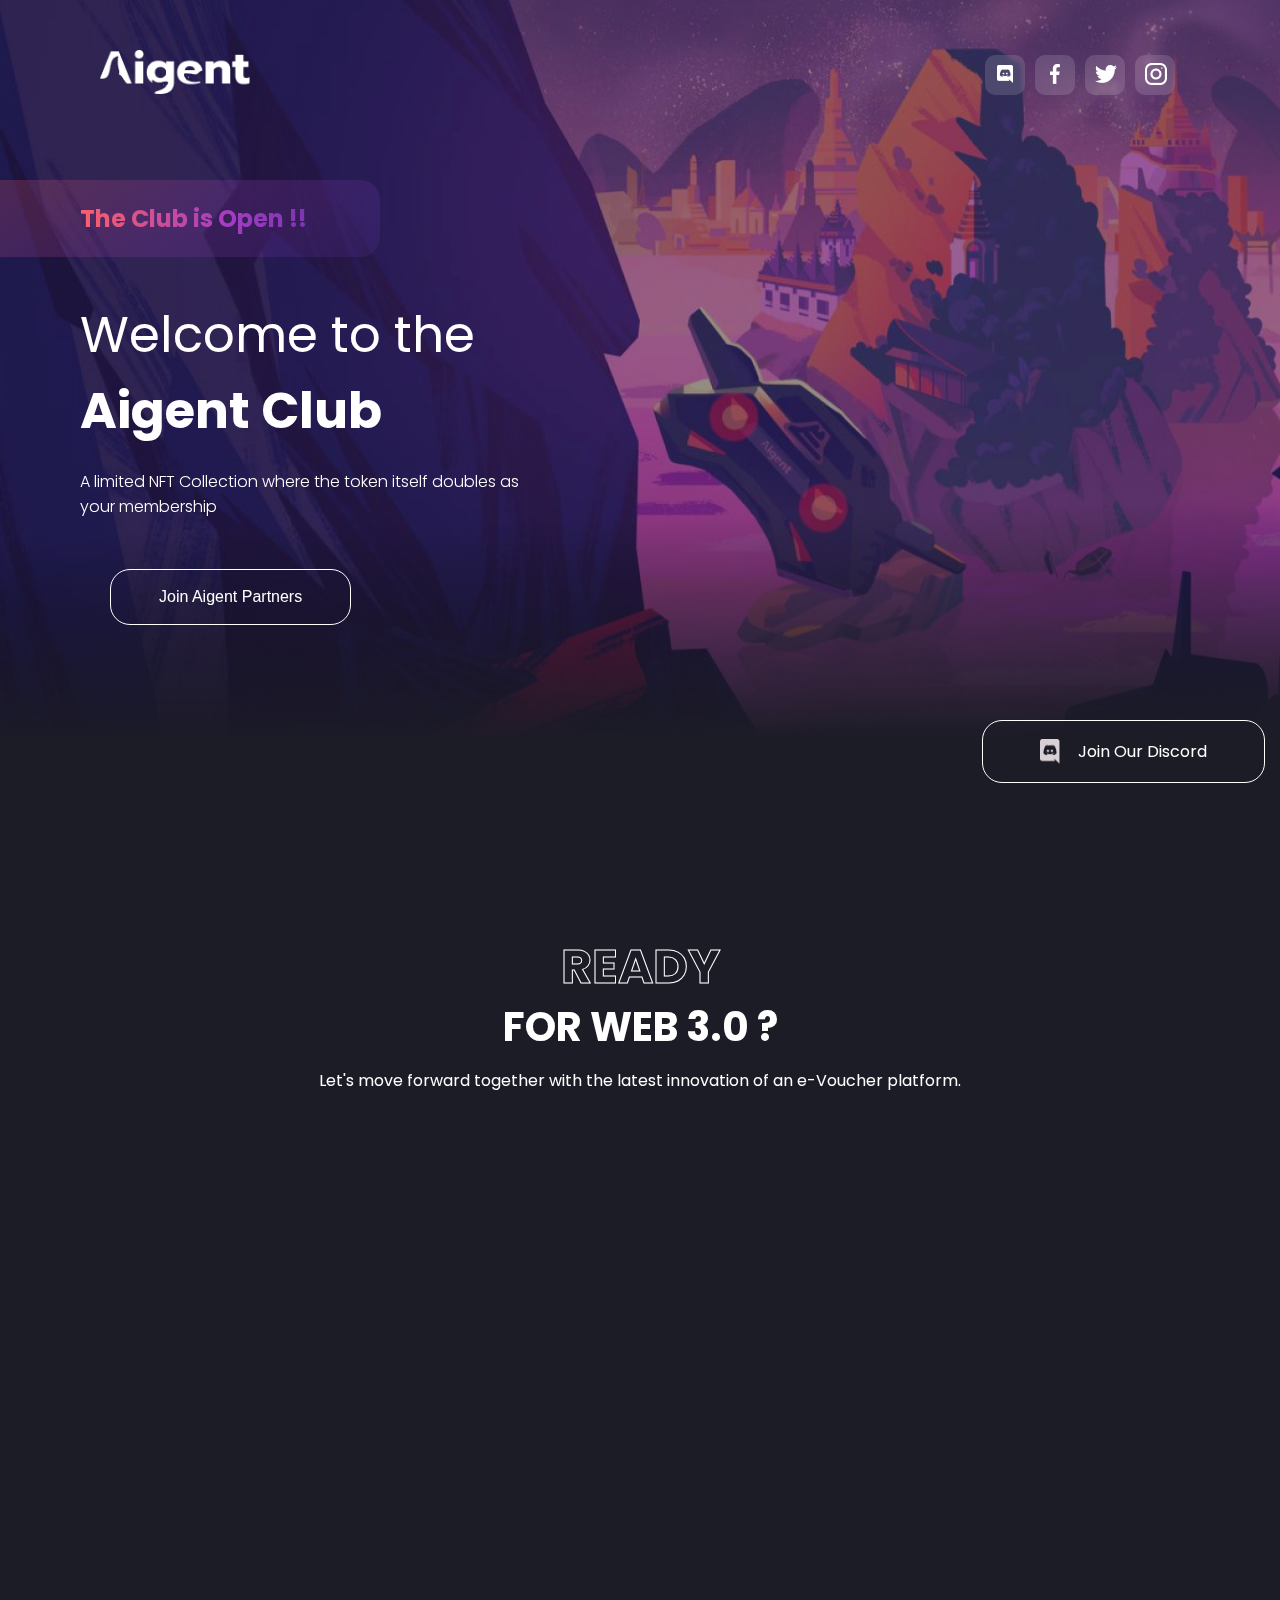
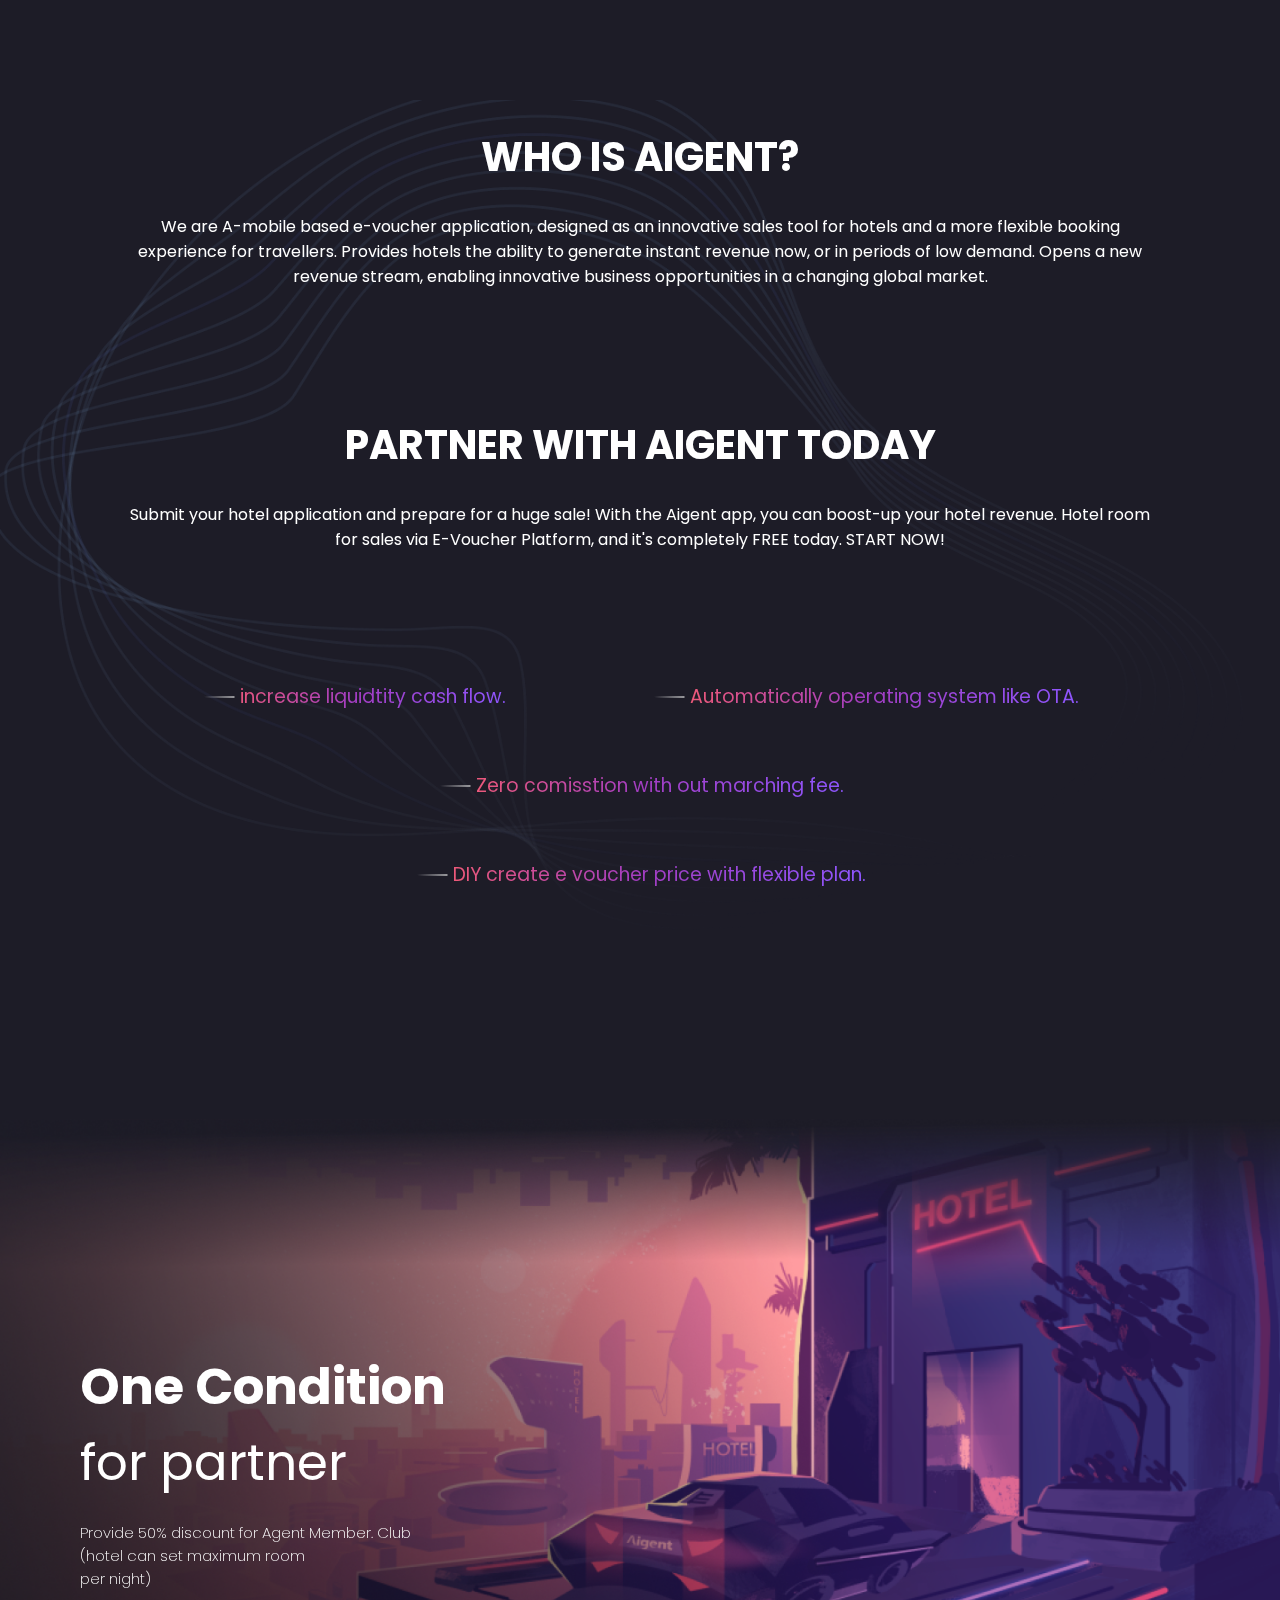
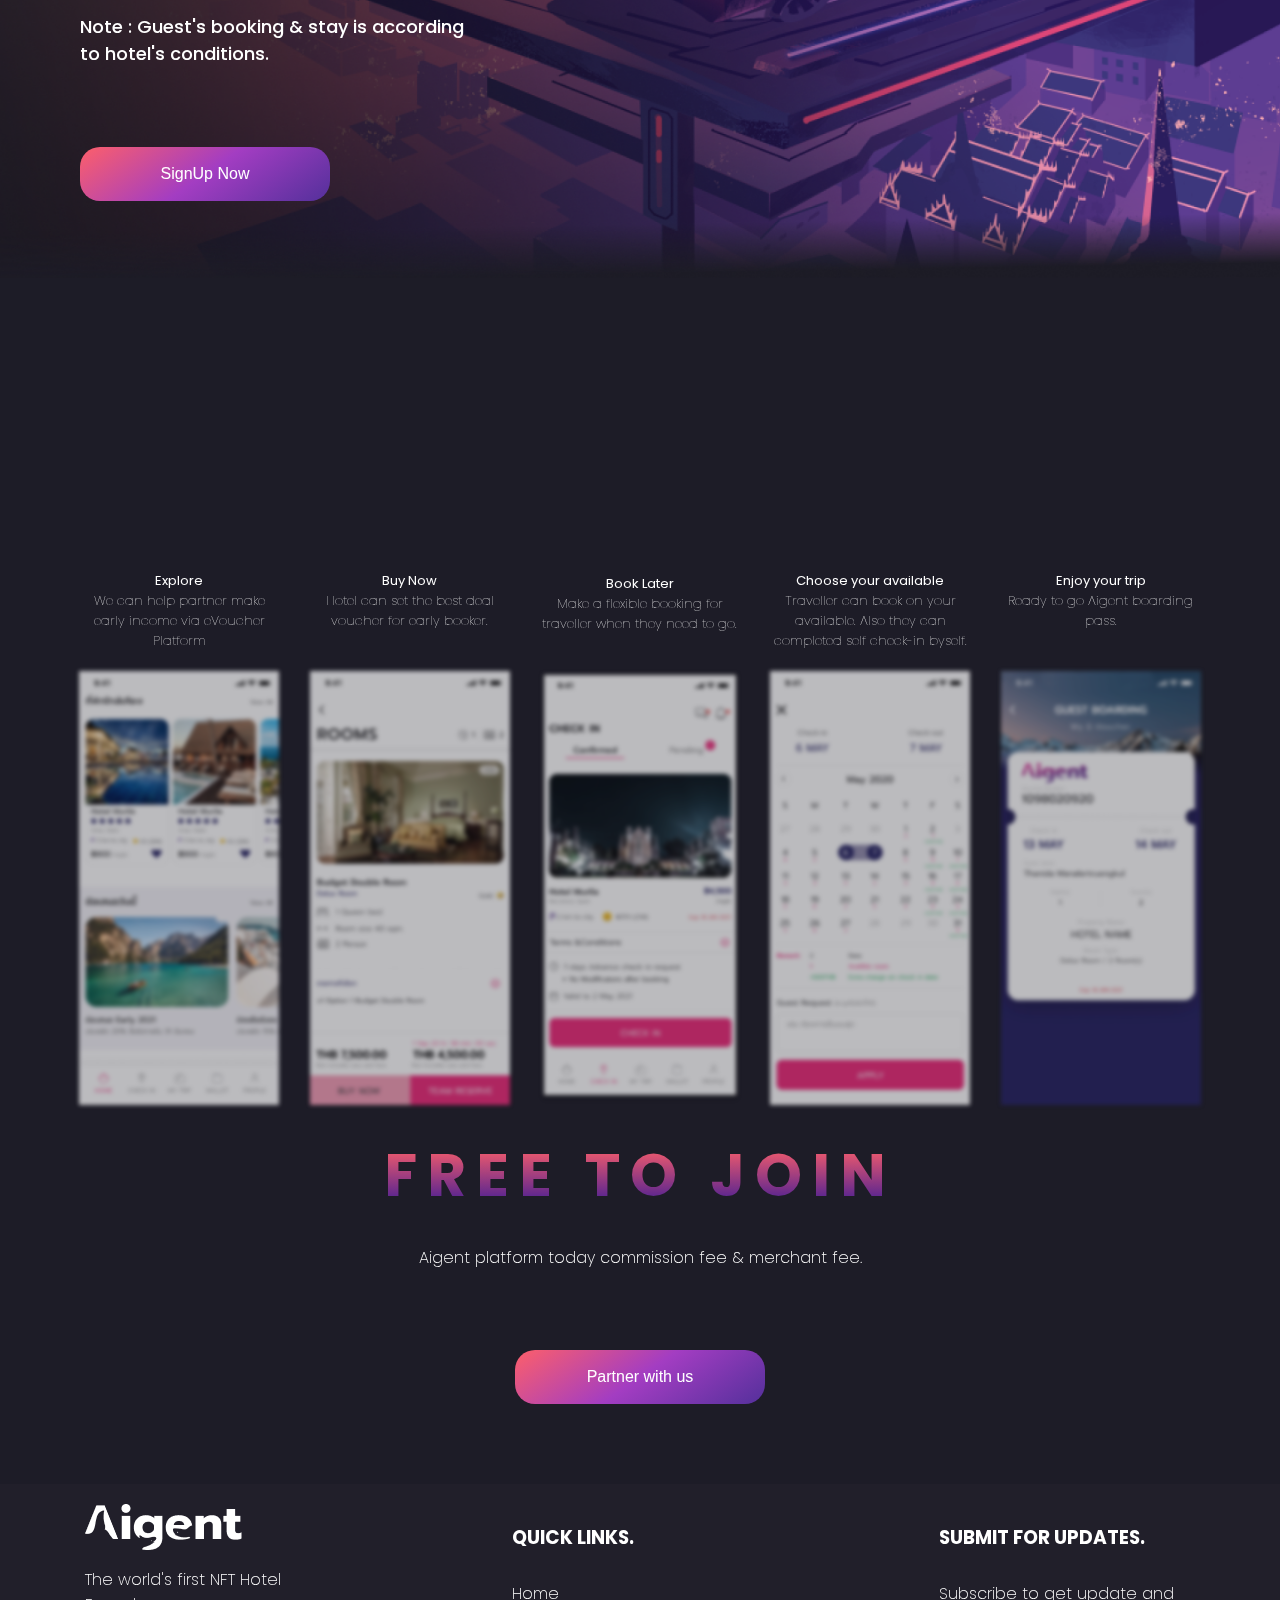
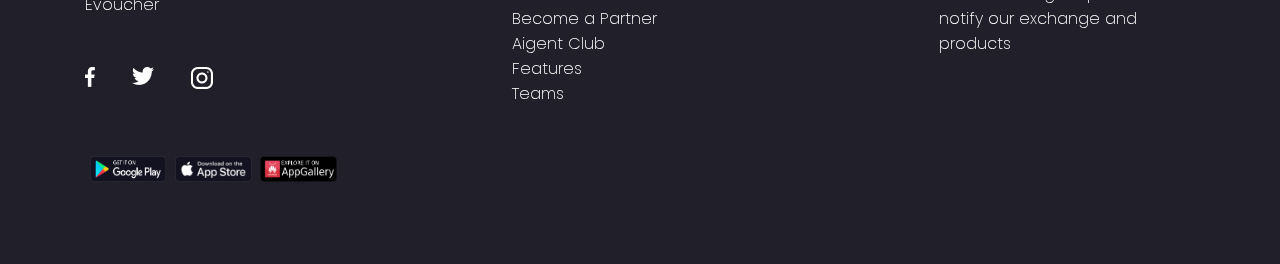
<file: index.html>
<!DOCTYPE html>
<html lang="en">

<head>
    <meta charset="UTF-8">
    <meta http-equiv="X-UA-Compatible" content="IE=edge">
    <meta name="viewport" content="width=device-width, initial-scale=1.0">
    <link rel="stylesheet" href="css/welcome-style.css">
    <link rel="icon" href="image/favicon.png">
    <title>Welcome to the Aigent</title>
</head>

<body>
    <div class="join">
        <div onclick="discord()" class="btn-discord">
            <img src="image/Group 512721.png" class="img-disc-btn" alt="">
            <div class="btn-discord-txt">Join Our Discord</div>
        </div>
    </div>
    <nav>
        <div class="nav">
            <a href="index.html"><img src="image/Group.png" class="logo" alt=""></a>
        </div>

        <div class="icon-social">
            <button onclick="discord()" class="icon-btn"><img src="image/discord-icon.png" alt=""></button>
            <button onclick="fb()" class="icon-btn"><img src="image/001-facebook.png" alt=""></button>
            <button onclick="tw()" class="icon-btn"><img src="image/003-twitter.png" alt=""></button>
            <button onclick="inst()" class="icon-btn"><img src="image/004-instagram.png" alt=""></button>
        </div>
    </nav>
    <div class="contain-bg">
        <img src="image/Rectangle12-re.png" class="welcome-img-bg-1" alt="">

        <div class="contain con-absolute">
            <div class="open">
                <h2>The Club is Open !!</h2>
            </div>
            <div class="welcome">
                Welcome to the <br><b>Aigent Club</b>
            </div>
            <div class="wel-txt">
                A limited NFT Collection where the token itself doubles as<br> your membership
            </div>
            <div class="wel-button">
                <button onclick="signup()" class="wel-btn2">Join Aigent Partners</button>
            </div>

            <div class="web30">
                <h1>
                    <div class="opa0">READY</div> <br> FOR WEB 3.0 ?</h1>
                <div class="wel-txt2" style="margin: auto;">
                    Let's move forward together with the latest innovation of an e-Voucher platform.
                </div>
            </div>
        </div>

    </div>
    <div class="contain diss-flex who">
        <img src="image/Group 512931.png" class="ship" alt="">
        <h1>WHO IS AIGENT?</h1>
        <div class="who-txt">
            We are A-mobile based e-voucher application, designed as an innovative sales tool for hotels and a more flexible booking experience for travellers. Provides hotels the ability to generate instant revenue now, or in periods of low demand. Opens a new revenue
            stream, enabling innovative business opportunities in a changing global market.
        </div>
        <h1>PARTNER WITH AIGENT TODAY</h1>
        <div class="who-txt">
            Submit your hotel application and prepare for a huge sale! With the Aigent app, you can boost-up your hotel revenue. Hotel room for sales via E-Voucher Platform, and it's completely FREE today. START NOW!

        </div>
        <div class="who-txt">
            <div class="who-in-txt">
                <img src="image/Vector 124.png" alt="">&nbsp;increase liquidtity cash flow.
            </div>
            <div class="who-in-txt">
                <img src="image/Vector 124.png" alt="">&nbsp;Automatically operating system like OTA.
            </div>
            <div class="who-in-txt">
                <img src="image/Vector 124.png" alt="">&nbsp;Zero comisstion with out marching fee.
            </div>
            <div class="who-in-txt">
                <img src="image/Vector 124.png" alt="">&nbsp;DIY create e voucher price with flexible plan.
            </div>


        </div>
    </div>
    <img src="image/bg-last-f.png" class="condition-bg" alt="">
    <div class="contain condition">

        <div class="condition-head">
            <b>One Condition</b>
            <br>for partner
        </div>
        <div class="condition-txt">
            Provide 50% discount for Agent Member. Club <br> (hotel can set maximum room <br> per night) <br><br>
            <span>Note : Guest's booking & stay is according <br> to hotel's conditions.</span>

        </div>
        <div class="condition-btn">
            <button onclick="signup()" class="linear-btn con-btn">SignUp Now</button>
        </div>

    </div>
    <div class="phone">
        <div class="phone-img">
            <div class="phone-txt">
                <b>Explore</b>
                <br>
                <span>We can help partner make early income via eVoucher Platform</span>
            </div>
            <img src="image/phone-1.png" class="phone-cap" alt="">
        </div>
        <div class="phone-img">
            <div class="phone-txt">
                <b>Buy Now</b>
                <br>
                <span>Hotel can set the best deal voucher
                    for early booker.</span>
            </div>
            <img src="image/phone-2.png" class="phone-cap" alt="">
        </div>
        <div class="phone-img">
            <div class="phone-txt">
                <b>Book Later</b>
                <br>
                <span>Make a flexible booking for traveller
                    when they need to go.</span>
            </div>
            <img src="image/phone-3.png" class="phone-cap" alt="">
        </div>
        <div class="phone-img">
            <div class="phone-txt">
                <b>Choose your available</b>
                <br>
                <span>Traveller can book on your available.
                    Also they can completed
                    self check-in byself.</span>
            </div>
            <img src="image/phone-4.png" class="phone-cap" alt="">
        </div>
        <div class="phone-img">
            <div class="phone-txt">
                <b>Enjoy your trip</b>
                <br>
                <span>Ready to go
                    Aigent
                    boarding pass.</span>
            </div>
            <img src="image/phone-5.png" class="phone-cap" alt="">
        </div>

        <h1>FREE TO JOIN</h1>
        <div class="join-txt">
            Aigent platform today commission fee & merchant fee.
        </div>
        <div class="join-btn">
            <button onclick="signup()" class="linear-btn con-btn">Partner with us</button>
        </div>

    </div>

    <footer>
        <div class="footer">
            <img src="image/Group.png" class="footer-logo" alt="">
            <div class="footer-txt">
                The world's first NFT Hotel Evoucher
                <div class="footer-img">
                    <a class="pointer" href="https://www.facebook.com/Aigent.corp"><img src="image/001-facebook.png" alt=""></a>
                    <a class="pointer" href="https://twitter.com/Aigent_corp"><img src="image/003-twitter.png" alt=""></a>
                    <a class="pointer" href="https://www.instagram.com/aigentcorporation/"><img src="image/004-instagram.png" alt=""></a>
                </div>
            </div>
            <div class="download">
                <div class="d-img">
                    <img src="image/app-googleplay.png" alt="">
                    <img src="image/app-appstore.png" alt="">
                    <img src="image/app-appgallery.png" alt="">
                </div>

            </div>

        </div>
        <div class="footer">
            <h3>QUICK LINKS.</h3>
            <div class="footer-txt">
                <a href="https://app.aigentcorporation.com/signup">Home</a><br>
                <a href="https://app.aigentcorporation.com/signup">Become a Partner</a><br>
                <a href="https://app.aigentcorporation.com/signup">Aigent Club</a><br>
                <a href="https://app.aigentcorporation.com/signup">Features</a><br>
                <a href="https://app.aigentcorporation.com/signup">Teams</a><br>
            </div>

        </div>
        <div class="footer">
            <h3>SUBMIT FOR UPDATES.</h3>
            <div class="footer-txt">
                Subscribe to get update and notify our exchange and products
            </div>

        </div>
    </footer>

</body>

</html>

<script src="js/script.js"></script>
</file>
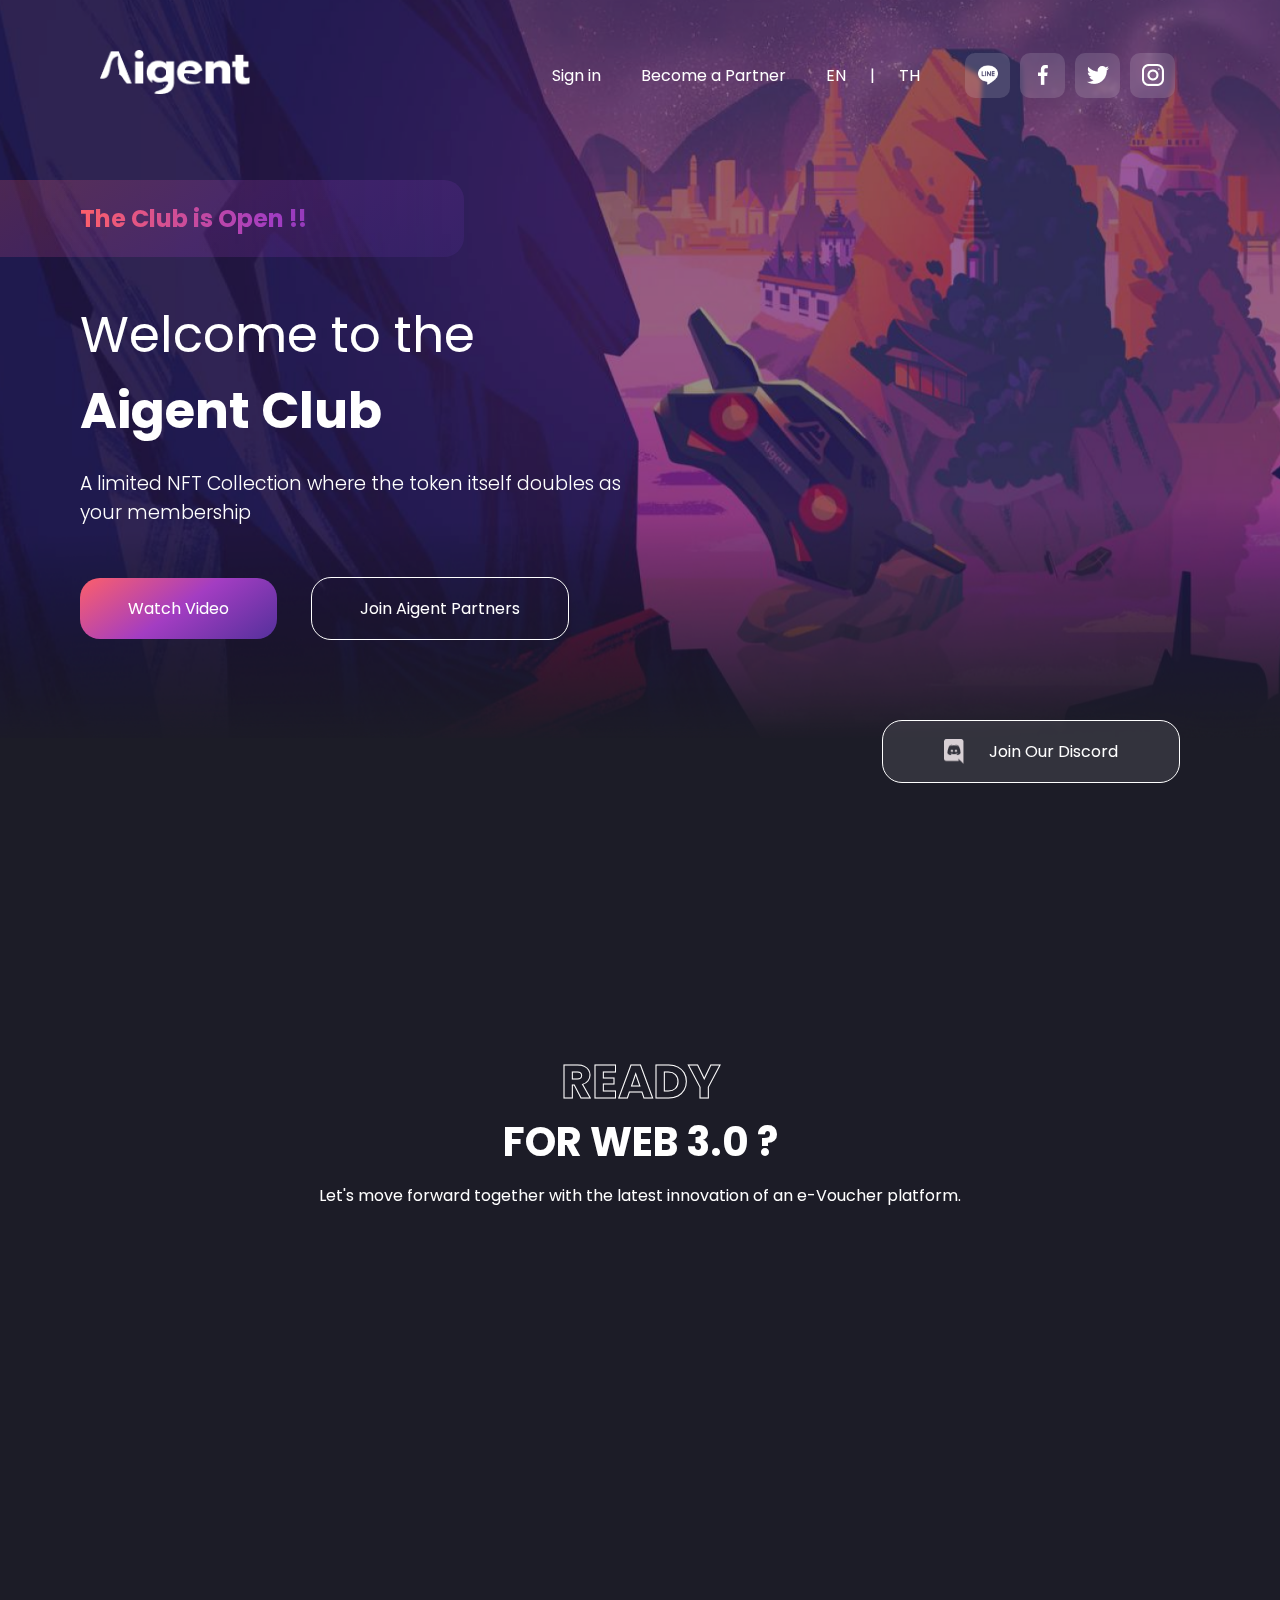
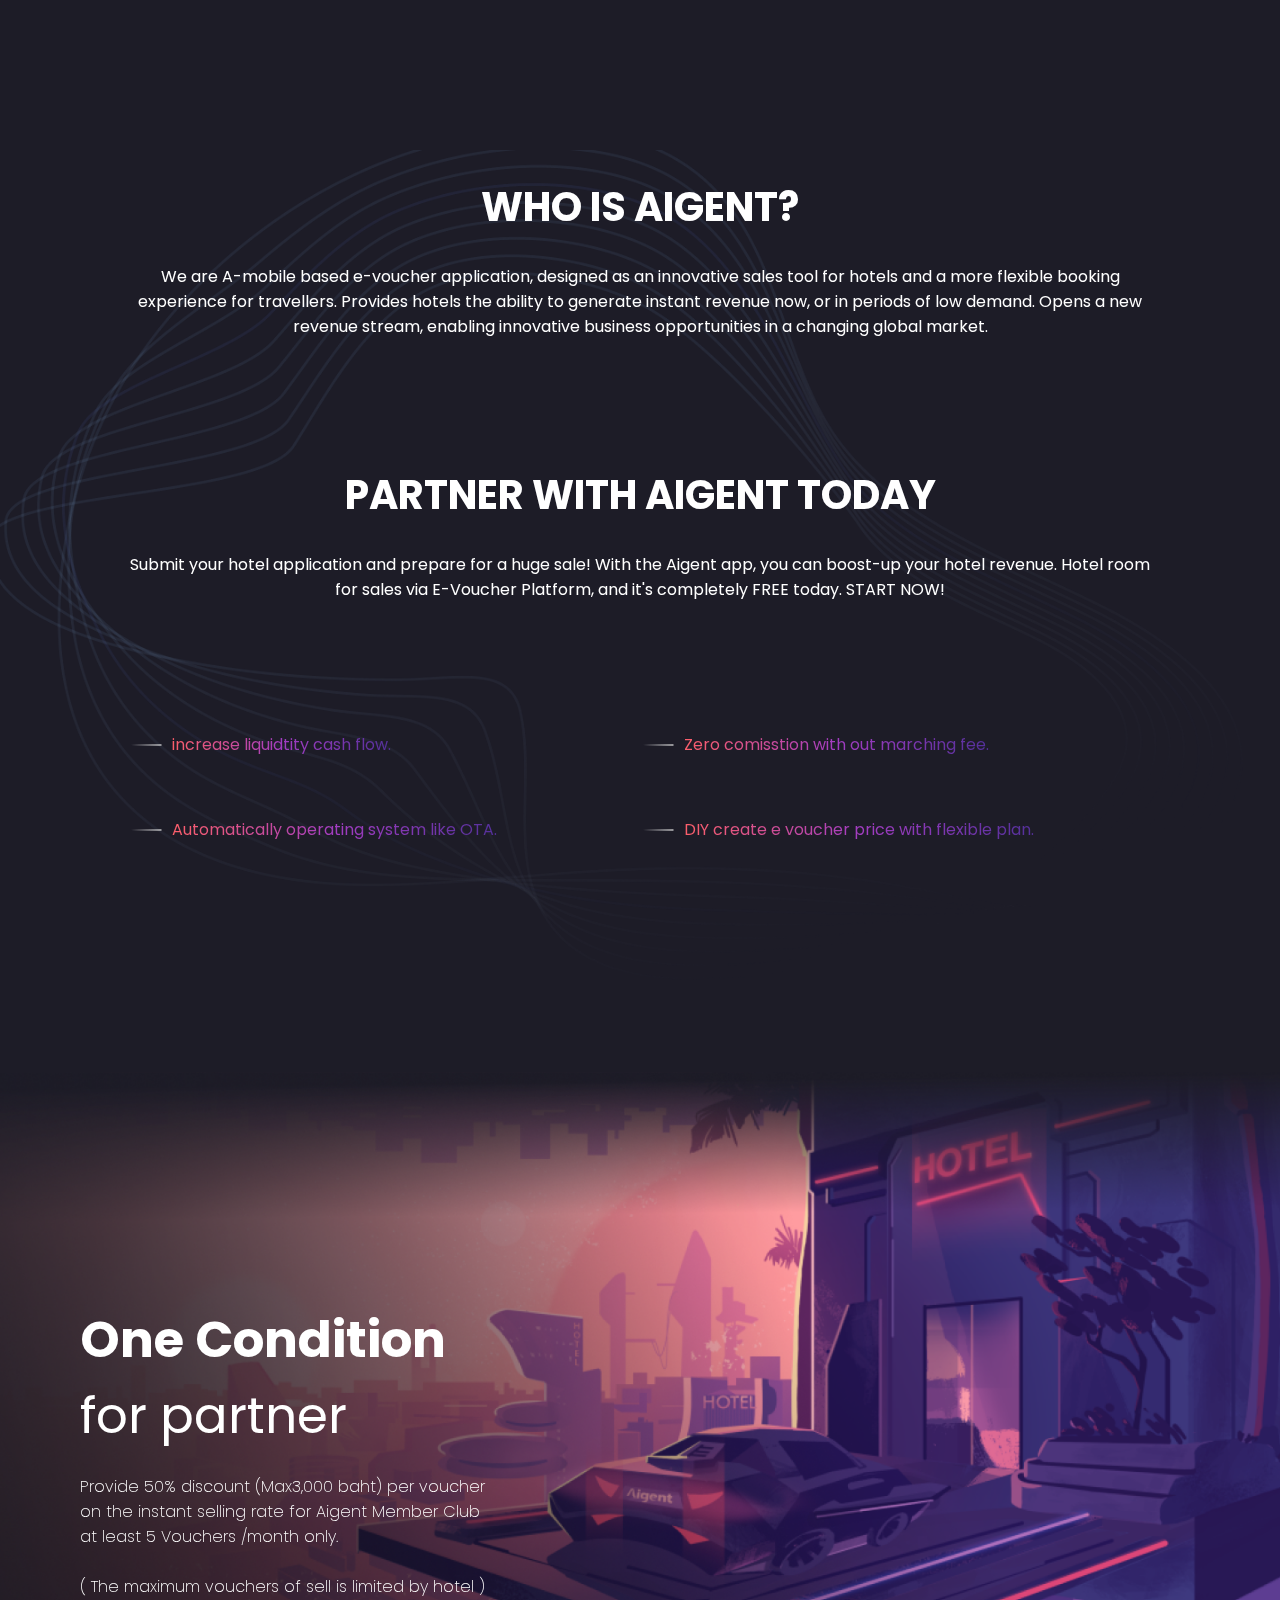
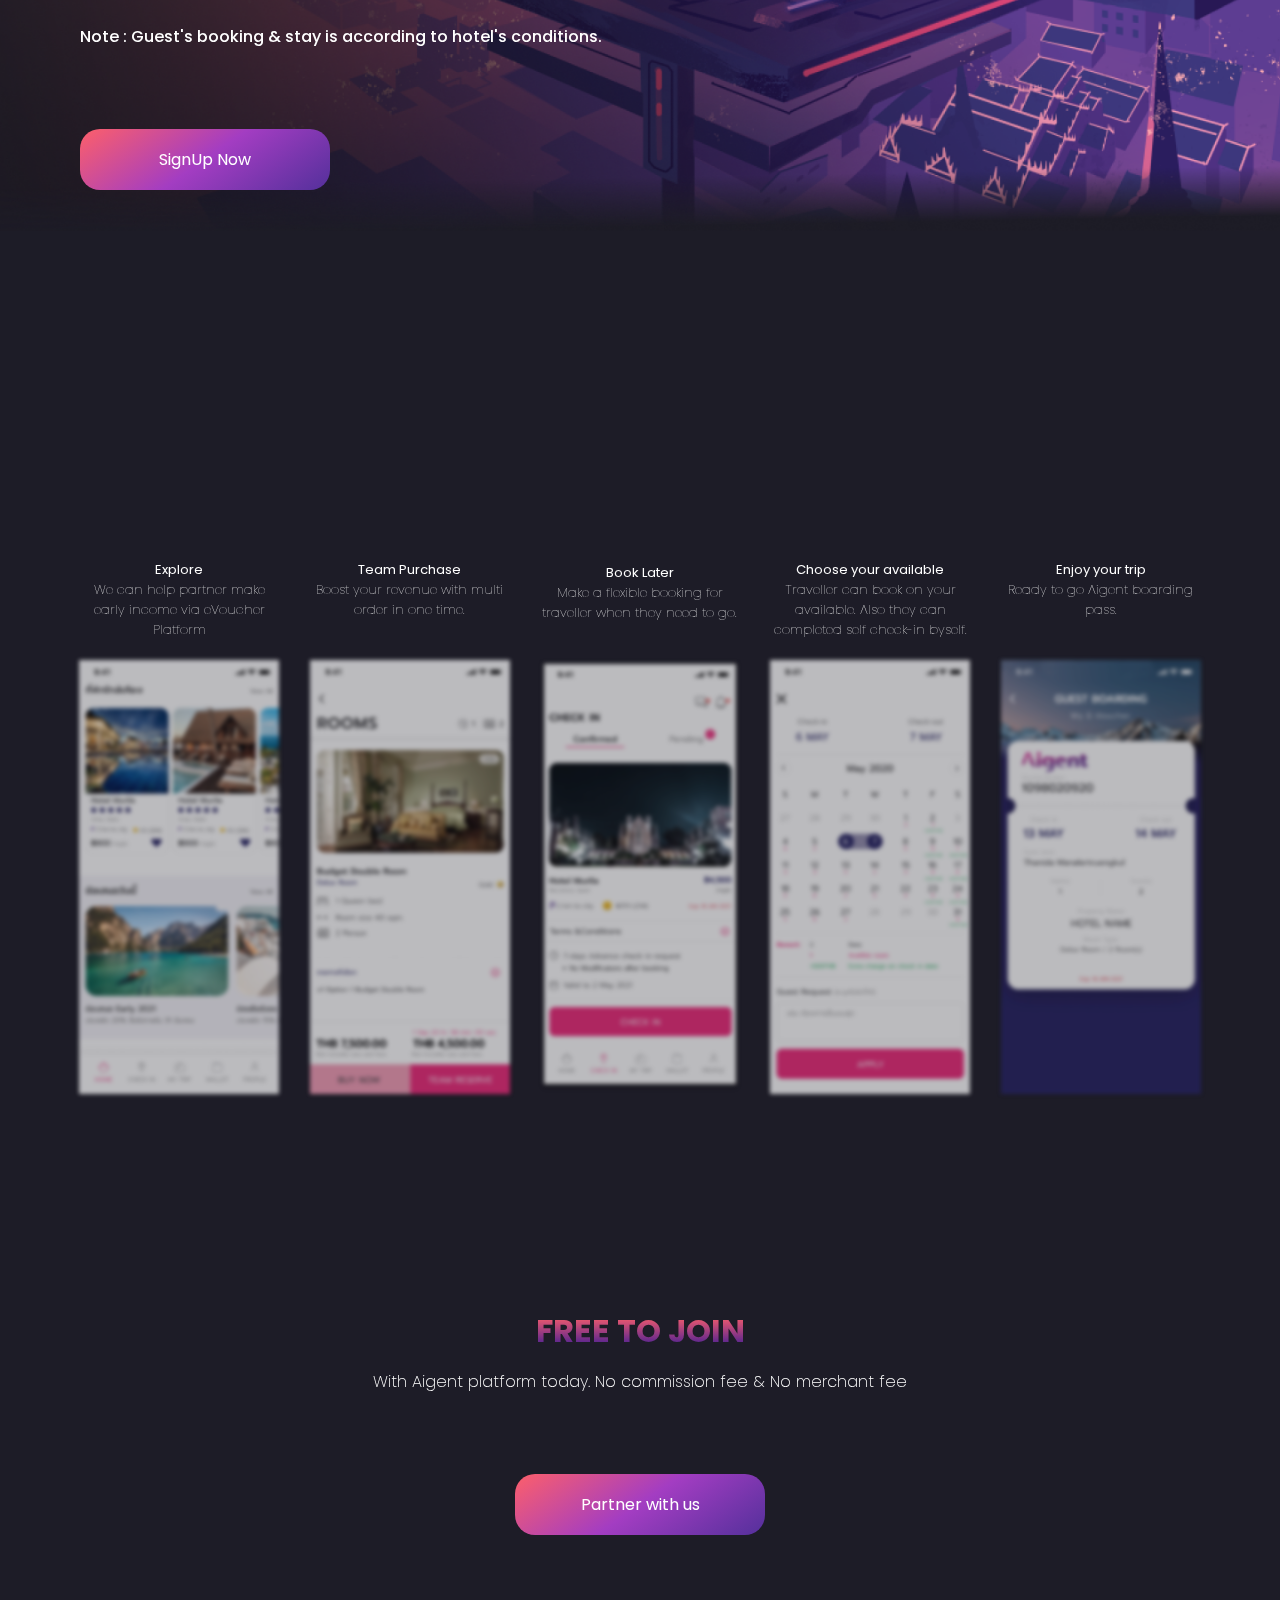
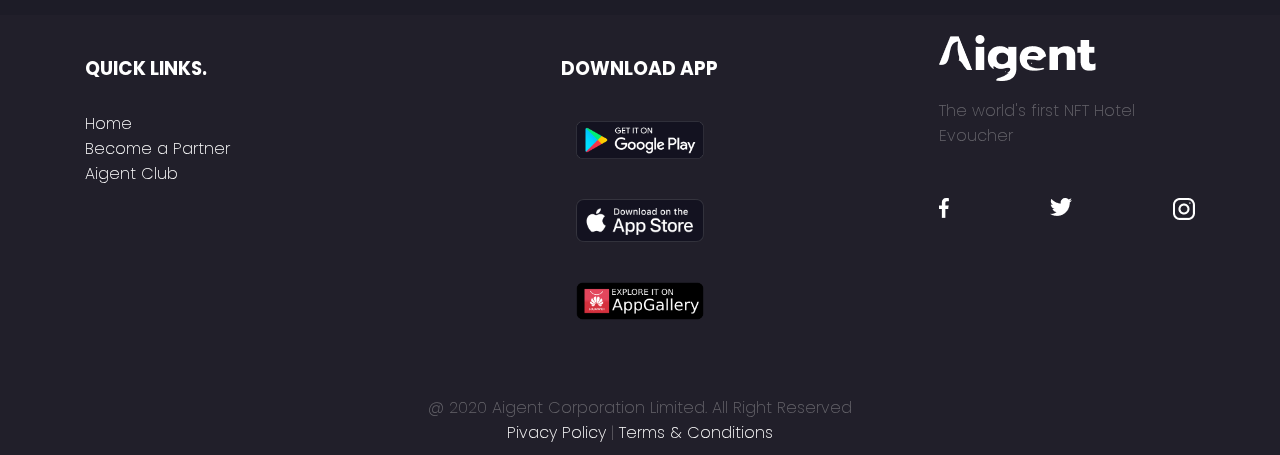
<file: en/index.html>
<!DOCTYPE html>
<html lang="en">

<head>
    <meta charset="UTF-8">
    <meta http-equiv="X-UA-Compatible" content="IE=edge">
    <meta name="viewport" content="width=device-width, initial-scale=1.0, viewport-fit=cover">

    <link rel=" stylesheet" href="../css/index.css">
    <link href='https://unpkg.com/boxicons@2.1.2/css/boxicons.min.css' rel='stylesheet'>
    <link rel="icon" href="../image/favicon.png">
    <title>Welcome to the Aigent</title>
</head>

<body>

    <div class="navs">
        <div class="nav">
            <a href="index.html"><img src="../image/Group.png" class="logo" alt=""></a>
        </div>

        <div class="icon-social">
            <div class="top-link">
                <a onclick="signin()">Sign in</a>
                <a onclick="signup()">Become a Partner</a>
                <div class="lang">
                    <a>EN</a> | <a href="../th/index.html">TH</a>
                </div>
            </div>

            <button onclick="line()" class="icon-btn btn-line"><img src="../image/line.png" alt=""></button>
            <button onclick="fb()" class="icon-btn"><img src="../image/001-facebook.png" alt=""></button>
            <button onclick="tw()" class="icon-btn"><img src="../image/003-twitter.png" alt=""></button>
            <button onclick="inst()" class="icon-btn"><img src="../image/004-instagram.png" alt=""></button>
        </div>
        <i onclick="menubar()" class='menu-icon bx bx-menu'></i>
    </div>

    <div class="videos" id="videos">
        <div class="x">
            <a onclick="closeVideo()">X</a>
        </div>

        <iframe src="https://www.youtube.com/embed/d8XowyuMmNs" title="YouTube video player" frameborder="0" allow="accelerometer; autoplay; clipboard-write; encrypted-media; gyroscope; picture-in-picture" allowfullscreen></iframe>
    </div>
    <div class="menubar" id="menubar">
        <div class="menu-drop">
            <a onclick="signin()">Sing in</a>
        </div>
        <div class="menu-drop">
            <a onclick="signup()">Become a Partner</a>
        </div>
        <div class="menu-drop">
            <div class="lang">
                <a>EN</a> | <a href="../th/index.html">TH</a>
            </div>
        </div>
        <div class="menu-drop social-dropp">
            <a onclick="fb()"><img src="../image/001-facebook.png" alt=""></a>
            <a onclick="tw()"><img src="../image/003-twitter.png" alt=""></a>
            <a onclick="inst()"><img src="../image/004-instagram.png" alt=""></a>
        </div>

    </div>

    <div class="contain-bg">
        <img src="../image/Rectangle12-re.png" class="welcome-img-bg-1" alt="">
        <!-- <div class="join diss-on">
            <div onclick="discord()" class="btn-discord diss-on">
                <img src="../image/Group 512721.png" class="img-disc-btn" alt="">
                <div class="btn-discord-txt">Join Our Discord</div>
            </div>
        </div> -->
        <div class="contain con-absolute">
            <div class="dissplay" id="dissplay">
                <div class="con-open">
                    <div class="open">
                        <h2>The Club is Open !!</h2>
                    </div>
                    <div class="welcome">
                        Welcome to the <br><b>Aigent Club</b>
                    </div>
                    <div class="wel-txt">
                        A limited NFT Collection where the token itself doubles as<br> your membership
                    </div>
                    <div class="wel-button">
                        <button onclick="video()" class="linear-btn wel-btn1">Watch Video</button>
                        <button onclick="signup()" class="wel-btn2">Join Aigent Partners</button>
                    </div>
                </div>
                <div class="web30">
                    <div class="in-web-30">
                        <h1>
                            <div class="opa0">READY</div> <br> FOR WEB 3.0 ?</h1>
                        <div class="wel-txt2" style="margin: auto;">
                            Let's move forward together with the latest innovation of an e-Voucher platform.
                        </div>
                    </div>

                </div>
            </div>
        </div>


    </div>
    <div class="join2 diss-none">
        <div onclick="discord()" class="btn-discord">
            <img src="../image/Group 512721.png" class="img-disc-btn" alt="">
            <div class="btn-discord-txt">Join Our Discord</div>
        </div>
    </div>
    <div class="contain diss-flex who">
        <img src="../image/Group 512931.png" class="ship" alt="">
        <h1>WHO IS AIGENT?</h1>
        <div class="who-txt">
            We are A-mobile based e-voucher application, designed as an innovative sales tool for hotels and a more flexible booking experience for travellers. Provides hotels the ability to generate instant revenue now, or in periods of low demand. Opens a new revenue
            stream, enabling innovative business opportunities in a changing global market.
        </div>
        <h1>PARTNER WITH AIGENT TODAY</h1>
        <div class="who-txt ">
            Submit your hotel application and prepare for a huge sale! With the Aigent app, you can boost-up your hotel revenue. Hotel room for sales via E-Voucher Platform, and it's completely FREE today. START NOW!

        </div>
        <div class="who-txt ">
            <div class="who-list">
                <div class="who-in-txt">
                    <img src="../image/Vector 124.png" alt="">
                    <div class="who-txt-2"> increase liquidtity cash flow.</div>
                </div>
                <div class="who-in-txt">
                    <img src="../image/Vector 124.png" alt="">
                    <div class="who-txt-2"> Automatically operating system like OTA.</div>
                </div>
            </div>
            <div class="who-list">
                <div class="who-in-txt">
                    <img src="../image/Vector 124.png" alt="">
                    <div class="who-txt-2"> Zero comisstion with out marching fee.</div>
                </div>
                <div class="who-in-txt">
                    <img src="../image/Vector 124.png" alt="">
                    <div class="who-txt-2"> DIY create e voucher price with flexible plan.</div>
                </div>
            </div>




        </div>
    </div>
    <img src="../image/bg-last-f.png" class="condition-bg" alt="">
    <div class="contain condition">

        <div class="condition-head">
            <b>One Condition</b>
            <br>for partner
        </div>
        <div class="condition-txt">
            Provide 50% discount (Max3,000 baht) per voucher<br> on the instant selling rate for Aigent Member Club <br> at least 5 Vouchers /month only.<br>
            <br> ( The maximum vouchers of sell is limited by hotel )<br><br>
            <span>Note : Guest's booking & stay is according to hotel's conditions.</span>

        </div>
        <div class="condition-btn">
            <button onclick="signup()" class="linear-btn con-btn">SignUp Now</button>
        </div>

    </div>
    <div class="phone">
        <div class="phone-out-image">
            <div class="phone-img">
                <div class="phone-txt">
                    <b>Explore</b>
                    <br>
                    <span>We can help partner make early income via eVoucher Platform</span>
                </div>
                <img src="../image/phone-1.png" class="phone-cap" alt="">
            </div>
            <div class="phone-img">
                <div class="phone-txt">
                    <b>Team Purchase</b>
                    <br>
                    <span>Boost your revenue with multi order in one time.</span>
                </div>
                <img src="../image/phone-2.png" class="phone-cap" alt="">
            </div>
            <div class="phone-img">
                <div class="phone-txt">
                    <b>Book Later</b>
                    <br>
                    <span>Make a flexible booking for traveller
                    when they need to go.</span>
                </div>
                <img src="../image/phone-3.png" class="phone-cap" alt="">
            </div>
            <div class="phone-img">
                <div class="phone-txt">
                    <b>Choose your available</b>
                    <br>
                    <span>Traveller can book on your available.
                    Also they can completed
                    self check-in byself.</span>
                </div>
                <img src="../image/phone-4.png" class="phone-cap" alt="">
            </div>
            <div class="phone-img">
                <div class="phone-txt">
                    <b>Enjoy your trip</b>
                    <br>
                    <span>Ready to go
                    Aigent
                    boarding pass.</span>
                </div>
                <img src="../image/phone-5.png" class="phone-cap" alt="">
            </div>
        </div>
    </div>
    <div class="join_to_free">
        <h1>FREE TO JOIN</h1>
        <div class="join-txt">
            With Aigent platform today. No commission fee & No merchant fee
        </div>
        <div class="join-btn">
            <button onclick="signup()" class="linear-btn con-btn">Partner with us</button>
        </div>
    </div>

    <footer>
        <div class="in-footer">
            <div class="footer">
                <h3>QUICK LINKS.</h3>
                <div class="footer-txt">
                    <a href="index.html">Home</a><br>
                    <a href="https://app.aigentcorporation.com/signup">Become a Partner</a><br>
                    <a href="https://app.aigentcorporation.com/signup">Aigent Club</a><br>
                </div>

            </div>
            <div class="footer">
                <div class="download">
                    <h3>DOWNLOAD APP</h3>
                    <div class="d-img">
                        <img src="../image/app-googleplay.png" alt="">
                        <img src="../image/app-appstore.png" alt="">
                        <img src="../image/app-appgallery.png" alt="">
                    </div>

                </div>
            </div>
            <div class="footer">
                <img src="../image/Group.png" class="footer-logo" alt="">
                <div class="footer-txt">
                    The world's first NFT Hotel Evoucher
                    <div class="footer-img">
                        <a class="pointer" onclick="fb()"><img src="../image/001-facebook.png" alt=""></a>
                        <a class="pointer" onclick="tw()"><img src="../image/003-twitter.png" alt=""></a>
                        <a class="pointer" onclick="inst()"><img src="../image/004-instagram.png" alt=""></a>
                    </div>
                </div>


            </div>
        </div>
        <div class="footer-txt ml-20">
            @ 2020 Aigent Corporation Limited. All Right Reserved <br>
            <a onclick="Pivacy()" class="pointer"> Pivacy Policy</a> |
            <a onclick="Terms()" class="pointer">Terms & Conditions</a>
        </div>
    </footer>

</body>

</html>

<script src="../js/script.js"></script>
</file>
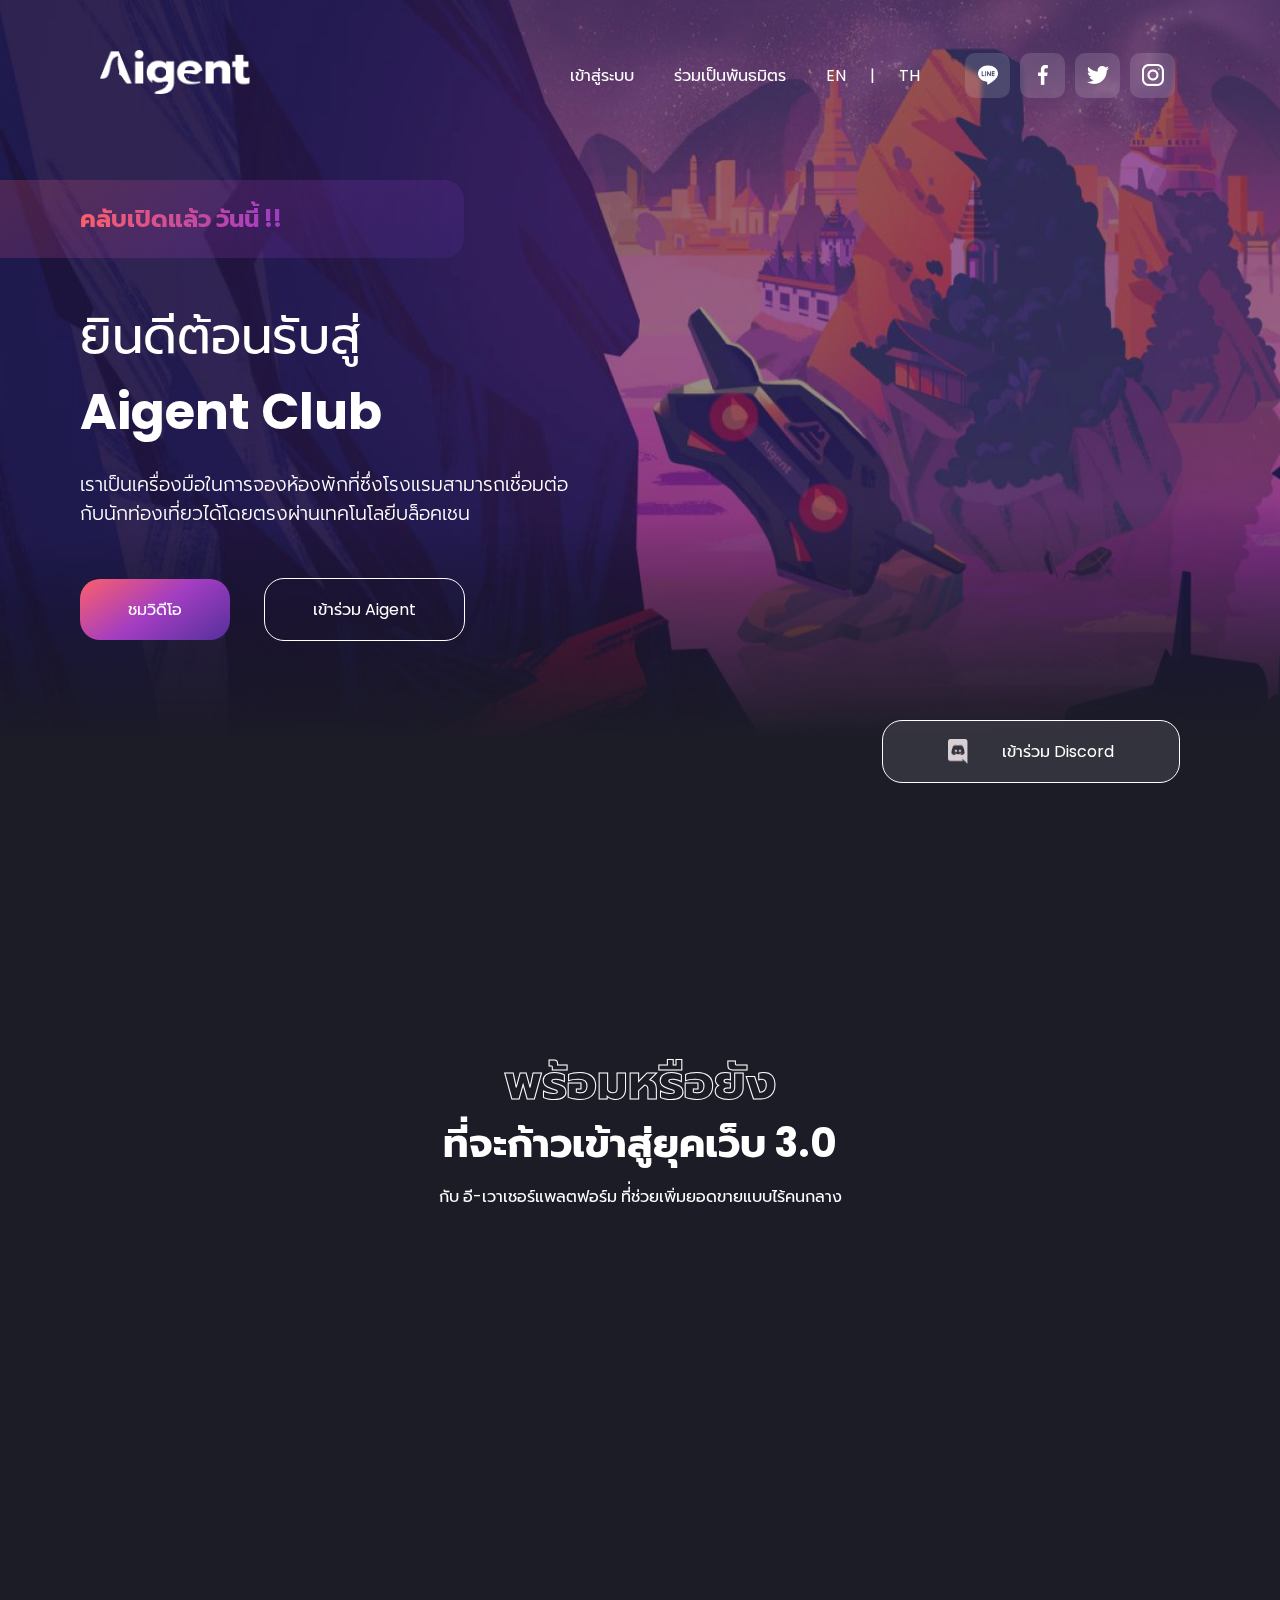
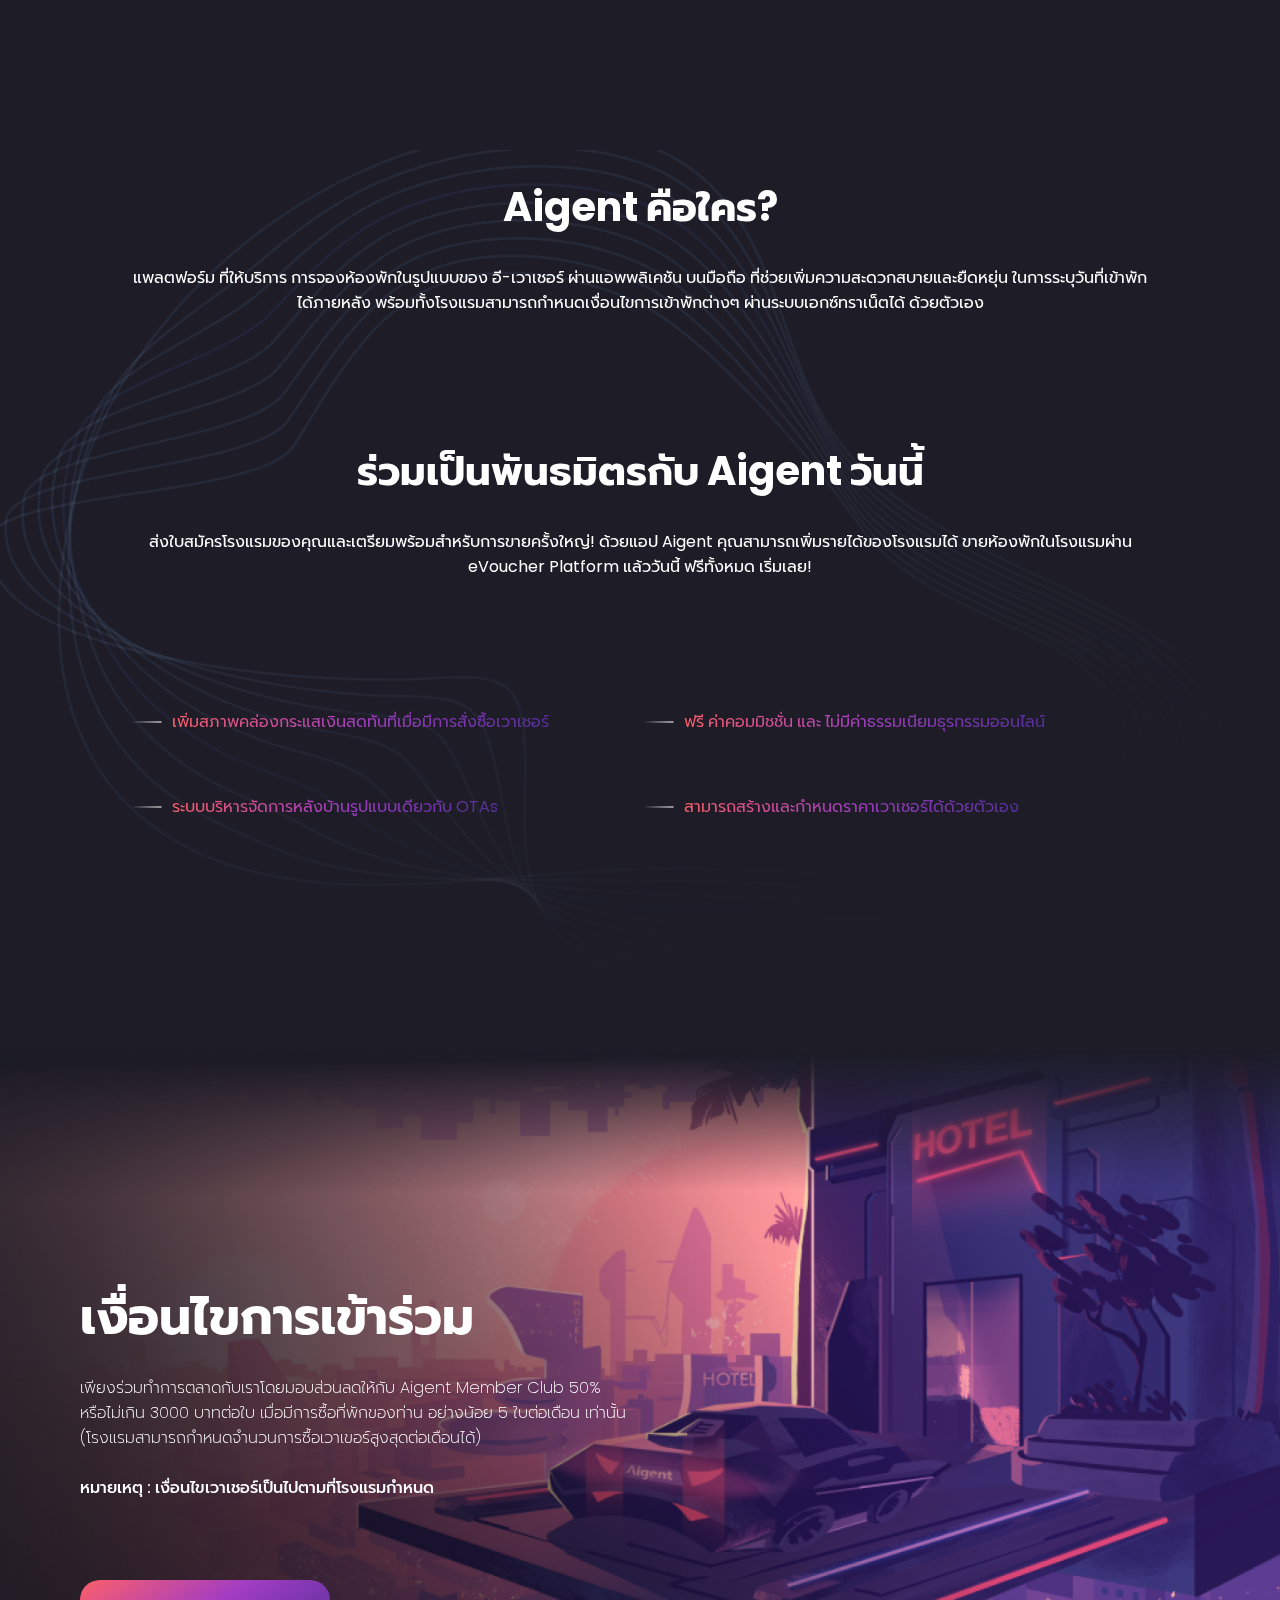
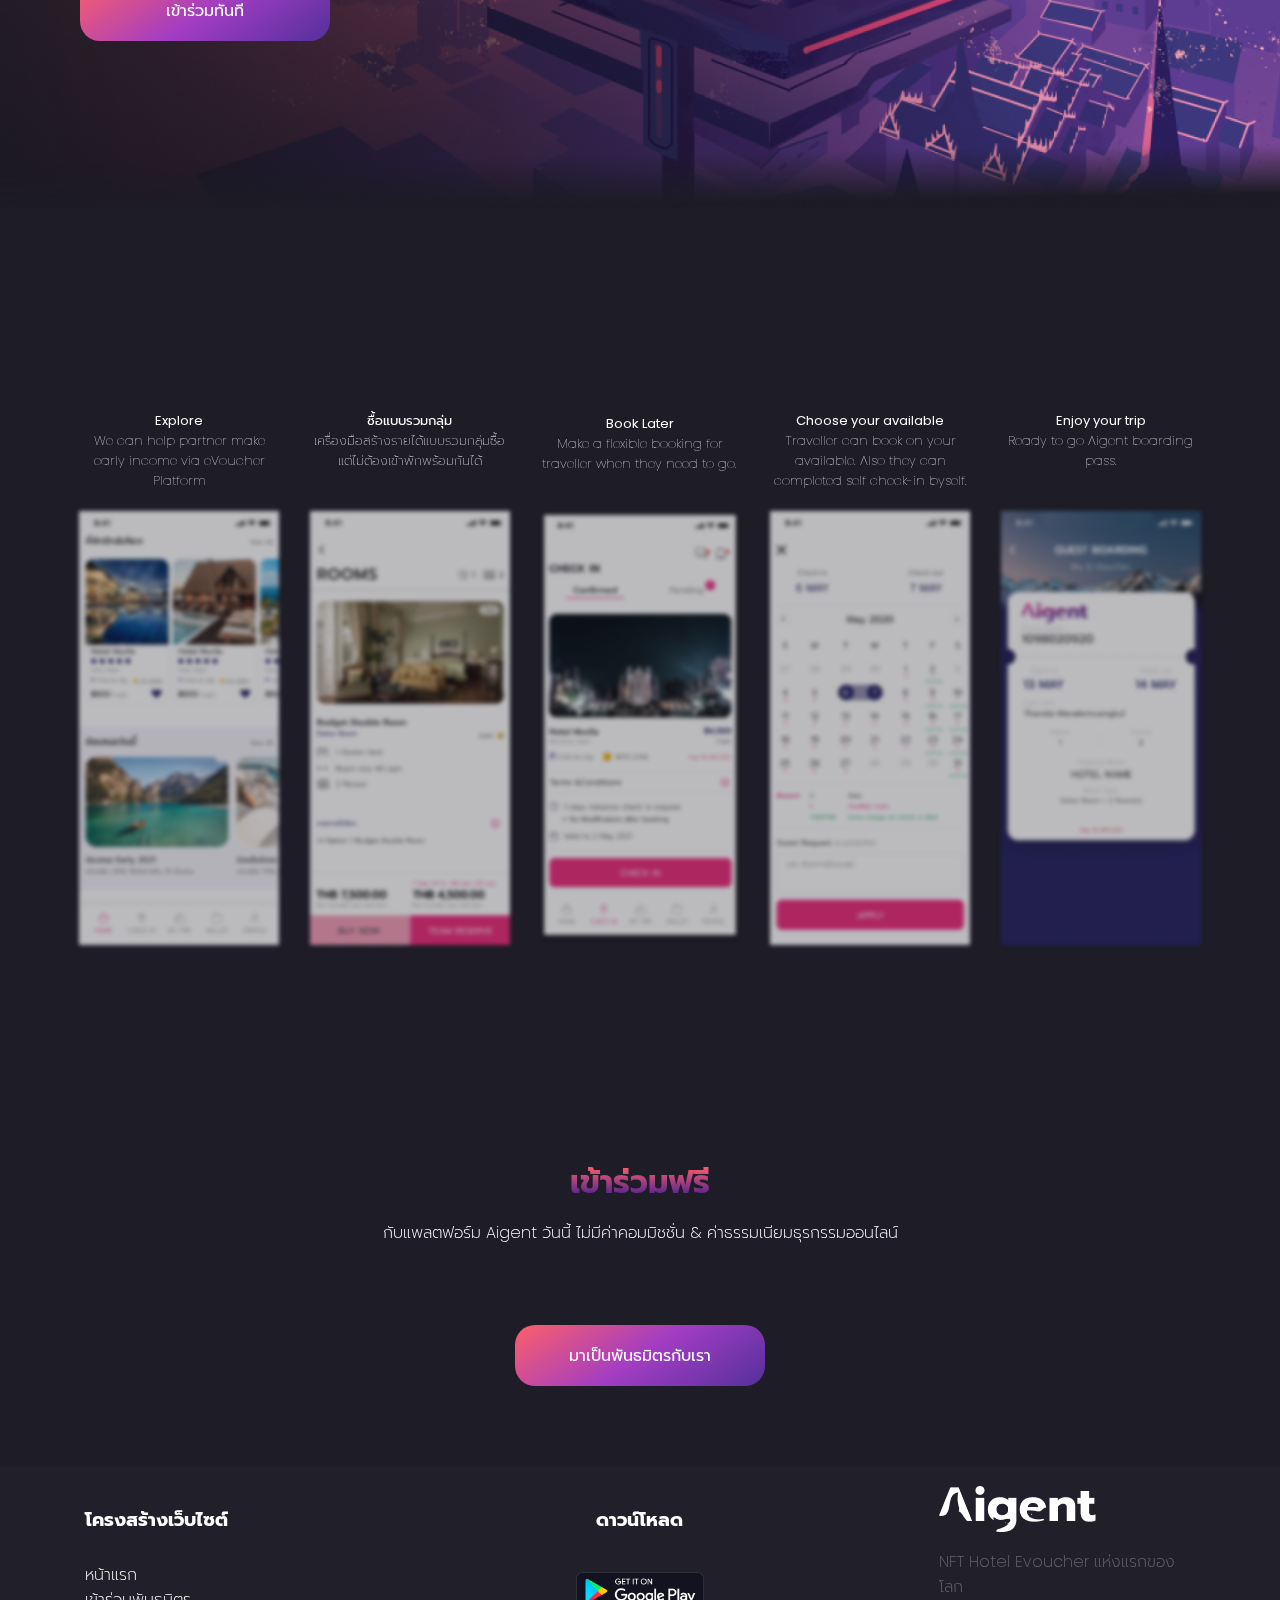
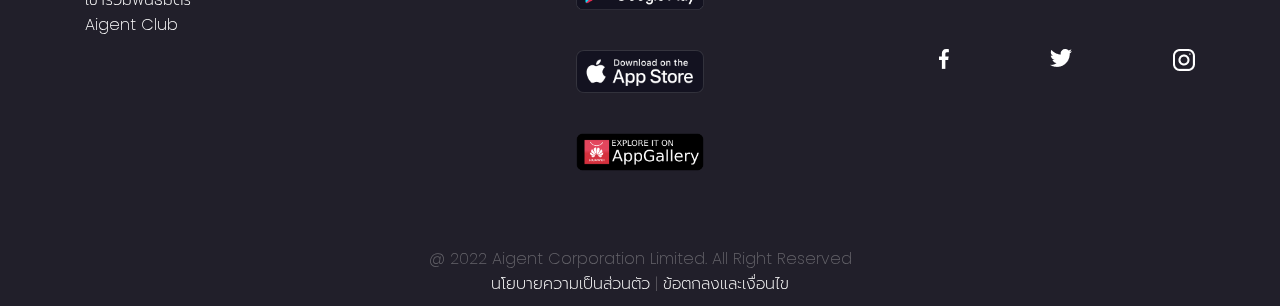
<file: th/index.html>
<!DOCTYPE html>
<html lang="en">

<head>
    <meta charset="UTF-8">
    <meta http-equiv="X-UA-Compatible" content="IE=edge">
    <meta name="viewport" content="width=device-width, initial-scale=1.0, viewport-fit=cover">

    <link rel=" stylesheet" href="../css/index.css">
    <link href='https://unpkg.com/boxicons@2.1.2/css/boxicons.min.css' rel='stylesheet'>
    <link rel="icon" href="../image/favicon.png">
    <link rel="stylesheet" href="../css/index-th.css">
    <title>Welcome to the Aigent</title>
</head>

<body>

    <div class="navs">
        <div class="nav">
            <a href="index.html"><img src="../image/Group.png" class="logo" alt=""></a>
        </div>

        <div class="icon-social">
            <div class="top-link">
                <a onclick="signin()">เข้าสู่ระบบ</a>
                <a onclick="signup()">ร่วมเป็นพันธมิตร</a>
                <div class="lang">
                    <a href="../en/index.html">EN</a> | <a>TH</a>
                </div>
            </div>
            <button onclick="line()" class="icon-btn btn-line"><img src="../image/line.png" alt=""></button>
            <button onclick="fb()" class="icon-btn"><img src="../image/001-facebook.png" alt=""></button>
            <button onclick="tw()" class="icon-btn"><img src="../image/003-twitter.png" alt=""></button>
            <button onclick="inst()" class="icon-btn"><img src="../image/004-instagram.png" alt=""></button>
        </div>
        <i onclick="menubar()" class='menu-icon bx bx-menu'></i>
    </div>

    <div class="videos" id="videos">
        <div class="x">
            <a onclick="closeVideo()">X</a>
        </div>

        <iframe src="https://www.youtube.com/embed/d8XowyuMmNs" title="YouTube video player" frameborder="0" allow="accelerometer; autoplay; clipboard-write; encrypted-media; gyroscope; picture-in-picture" allowfullscreen></iframe>
    </div>
    <div class="menubar" id="menubar">
        <div class="menu-drop">
            <a onclick="signin()">เข้าสู่ระบบ</a>
        </div>
        <div class="menu-drop">
            <a onclick="signup()">ร่วมเป็นพันธมิตร</a>
        </div>
        <div class="menu-drop">
            <div class="lang">
                <a href="../en/index.html">EN</a> | <a>TH</a>
            </div>
        </div>
        <div class="menu-drop social-dropp">
            <a onclick="fb()"><img src="../image/001-facebook.png" alt=""></a>
            <a onclick="tw()"><img src="../image/003-twitter.png" alt=""></a>
            <a onclick="inst()"><img src="../image/004-instagram.png" alt=""></a>
        </div>

    </div>

    <div class="contain-bg">
        <img src="../image/Rectangle12-re.png" class="welcome-img-bg-1" alt="">
        <div class="contain con-absolute">
            <div class="dissplay" id="dissplay">
                <div class="con-open">
                    <div class="open">
                        <h2>คลับเปิดแล้ว วันนี้ !!</h2>
                    </div>
                    <div class="welcome">
                        ยินดีต้อนรับสู่ <br><b>Aigent Club</b>
                    </div>
                    <div class="wel-txt">
                        เราเป็นเครื่องมือในการจองห้องพักที่ซึ่งโรงแรมสามารถเชื่อมต่อ <br> กับนักท่องเที่ยวได้โดยตรงผ่านเทคโนโลยีบล็อคเชน


                    </div>
                    <div class="wel-button">
                        <button onclick="video()" class="linear-btn wel-btn1">ชมวิดีโอ</button>
                        <button onclick="signup()" class="wel-btn2">เข้าร่วม Aigent</button>
                    </div>
                </div>
                <div class="web30">
                    <div class="in-web-30">
                        <h1>
                            <div class="opa0">พร้อมหรือยัง</div> <br> ที่จะก้าวเข้าสู่ยุคเว็บ 3.0</h1>
                        <div class="wel-txt2" style="margin: auto;">
                            กับ อี-เวาเชอร์แพลตฟอร์ม ที่่ช่วยเพิ่มยอดขายแบบไร้คนกลาง

                        </div>
                    </div>

                </div>
            </div>
        </div>


    </div>
    <div class="join2 diss-none">
        <div onclick="discord()" class="btn-discord">
            <img src="../image/Group 512721.png" class="img-disc-btn" alt="">
            <div class="btn-discord-txt">เข้าร่วม Discord</div>
        </div>
    </div>
    <div class="contain diss-flex who">
        <img src="../image/Group 512931.png" class="ship" alt="">
        <h1>Aigent คือใคร?</h1>
        <div class="who-txt">
            แพลตฟอร์ม ที่ให้บริการ การจองห้องพักในรูปแบบของ อี-เวาเชอร์ ผ่านแอพพลิเคชัน บนมือถือ ที่ช่วยเพิ่มความสะดวกสบายและยืดหยุ่น ในการระบุวันที่เข้าพักได้ภายหลัง พร้อมทั้งโรงแรมสามารถกำหนดเงื่อนไขการเข้าพักต่างๆ ผ่านระบบเอกซ์ทราเน็ตได้ ด้วยตัวเอง

        </div>
        <h1>ร่วมเป็นพันธมิตรกับ Aigent วันนี้</h1>
        <div class="who-txt">
            ส่งใบสมัครโรงแรมของคุณและเตรียมพร้อมสำหรับการขายครั้งใหญ่! ด้วยแอป Aigent คุณสามารถเพิ่มรายได้ของโรงแรมได้ ขายห้องพักในโรงแรมผ่าน eVoucher Platform แล้ววันนี้ ฟรีทั้งหมด เริ่มเลย!


        </div>
        <div class="who-txt">
            <div class="who-list">
                <div class="who-in-txt">
                    <img src="../image/Vector 124.png" alt="">
                    <div class="who-txt-2">เพิ่มสภาพคล่องกระแสเงินสดทันที่เมื่อมีการสั่งซื้อเวาเชอร์</div>
                </div>
                <div class="who-in-txt">
                    <img src="../image/Vector 124.png" alt="">
                    <div class="who-txt-2">ระบบบริหารจัดการหลังบ้านรูปแบบเดียวกับ OTAs</div>
                </div>
            </div>

            <div class="who-list">
                <div class="who-in-txt">
                    <img src="../image/Vector 124.png" alt="">
                    <div class="who-txt-2">ฟรี ค่าคอมมิชชั่น และ ไม่มีค่าธรรมเนียมธุรกรรมออนไลน์</div>
                </div>
                <div class="who-in-txt">
                    <img src="../image/Vector 124.png" alt="">
                    <div class="who-txt-2">สามารถสร้างและกำหนดราคาเวาเชอร์ได้ด้วยตัวเอง</div>
                </div>

            </div>



        </div>
    </div>
    <img src="../image/bg-last-f.png" class="condition-bg" alt="">
    <div class="contain condition">

        <div class="condition-head">
            <b>เงื่อนไขการเข้าร่วม</b>
        </div>
        <div class="condition-txt">
            เพียงร่วมทำการตลาดกับเราโดยมอบส่วนลดให้กับ Aigent Member Club 50% <br> หรือไม่เกิน 3000 บาทต่อใบ เมื่อมีการซื้อที่พักของท่าน อย่างน้อย 5 ใบต่อเดือน เท่านั้น
            <br>(โรงแรมสามารถกำหนดจำนวนการซื้อเวาเขอร์สูงสุดต่อเดือนได้) <br><br>
            <span>หมายเหตุ : เงื่อนไขเวาเชอร์เป็นไปตามที่โรงแรมกำหนด</span>

        </div>
        <div class="condition-btn">
            <button onclick="signup()" class="linear-btn con-btn">เข้าร่วมทันที</button>
        </div>

    </div>
    <div class="phone">
        <div class="phone-out-image">
            <div class="phone-img">
                <div class="phone-txt">
                    <b>Explore</b>
                    <br>
                    <span>We can help partner make early income via eVoucher Platform</span>
                </div>
                <img src="../image/phone-1.png" class="phone-cap" alt="">
            </div>
            <div class="phone-img">
                <div class="phone-txt">
                    <b>ซื้อแบบรวมกลุ่ม</b>
                    <br>
                    <span>เครื่องมือสร้างรายได้แบบรวมกลุ่มซื้อ แต่ไม่ต้องเข้าพักพร้อมกันได้</span>
                </div>
                <img src="../image/phone-2.png" class="phone-cap" alt="">
            </div>
            <div class="phone-img">
                <div class="phone-txt">
                    <b>Book Later</b>
                    <br>
                    <span>Make a flexible booking for traveller
                    when they need to go.</span>
                </div>
                <img src="../image/phone-3.png" class="phone-cap" alt="">
            </div>
            <div class="phone-img">
                <div class="phone-txt">
                    <b>Choose your available</b>
                    <br>
                    <span>Traveller can book on your available.
                    Also they can completed
                    self check-in byself.</span>
                </div>
                <img src="../image/phone-4.png" class="phone-cap" alt="">
            </div>
            <div class="phone-img">
                <div class="phone-txt">
                    <b>Enjoy your trip</b>
                    <br>
                    <span>Ready to go
                    Aigent
                    boarding pass.</span>
                </div>
                <img src="../image/phone-5.png" class="phone-cap" alt="">
            </div>
        </div>
    </div>
    <div class="join_to_free">
        <h1>เข้าร่วมฟรี</h1>
        <div class="join-txt">
            กับแพลตฟอร์ม Aigent วันนี้ ไม่มีค่าคอมมิชชั่น & ค่าธรรมเนียมธุรกรรมออนไลน์
        </div>
        <div class="join-btn">
            <button onclick="signup()" class="linear-btn con-btn">มาเป็นพันธมิตรกับเรา</button>
        </div>
    </div>

    <footer>
        <div class="in-footer">
            <div class="footer">
                <h3>โครงสร้างเว็บไซต์</h3>
                <div class="footer-txt">
                    <a href="index.html">หน้าแรก</a><br>
                    <a href="https://app.aigentcorporation.com/signup">เข้าร่วมพันธมิตร</a><br>
                    <a href="https://app.aigentcorporation.com/signup">Aigent Club</a><br>
                </div>

            </div>
            <div class="footer">
                <div class="download">
                    <h3>ดาวน์โหลด</h3>
                    <div class="d-img">
                        <img src="../image/app-googleplay.png" alt="">
                        <img src="../image/app-appstore.png" alt="">
                        <img src="../image/app-appgallery.png" alt="">
                    </div>

                </div>
            </div>
            <div class="footer">
                <img src="../image/Group.png" class="footer-logo" alt="">
                <div class="footer-txt">
                    NFT Hotel Evoucher แห่งแรกของโลก
                    <div class="footer-img">
                        <a class="pointer" onclick="fb()"><img src="../image/001-facebook.png" alt=""></a>
                        <a class="pointer" onclick="tw()"><img src="../image/003-twitter.png" alt=""></a>
                        <a class="pointer" onclick="inst()"><img src="../image/004-instagram.png" alt=""></a>
                    </div>
                </div>


            </div>
        </div>
        <div class="footer-txt ml-20">
            @ 2022 Aigent Corporation Limited. All Right Reserved <br>
            <a onclick="Pivacy()" class="pointer"> นโยบายความเป็นส่วนตัว</a> |
            <a onclick="Terms()" class="pointer">ข้อตกลงและเงื่อนไข</a>
        </div>



    </footer>

</body>

</html>

<script src="../js/script.js"></script>
</file>
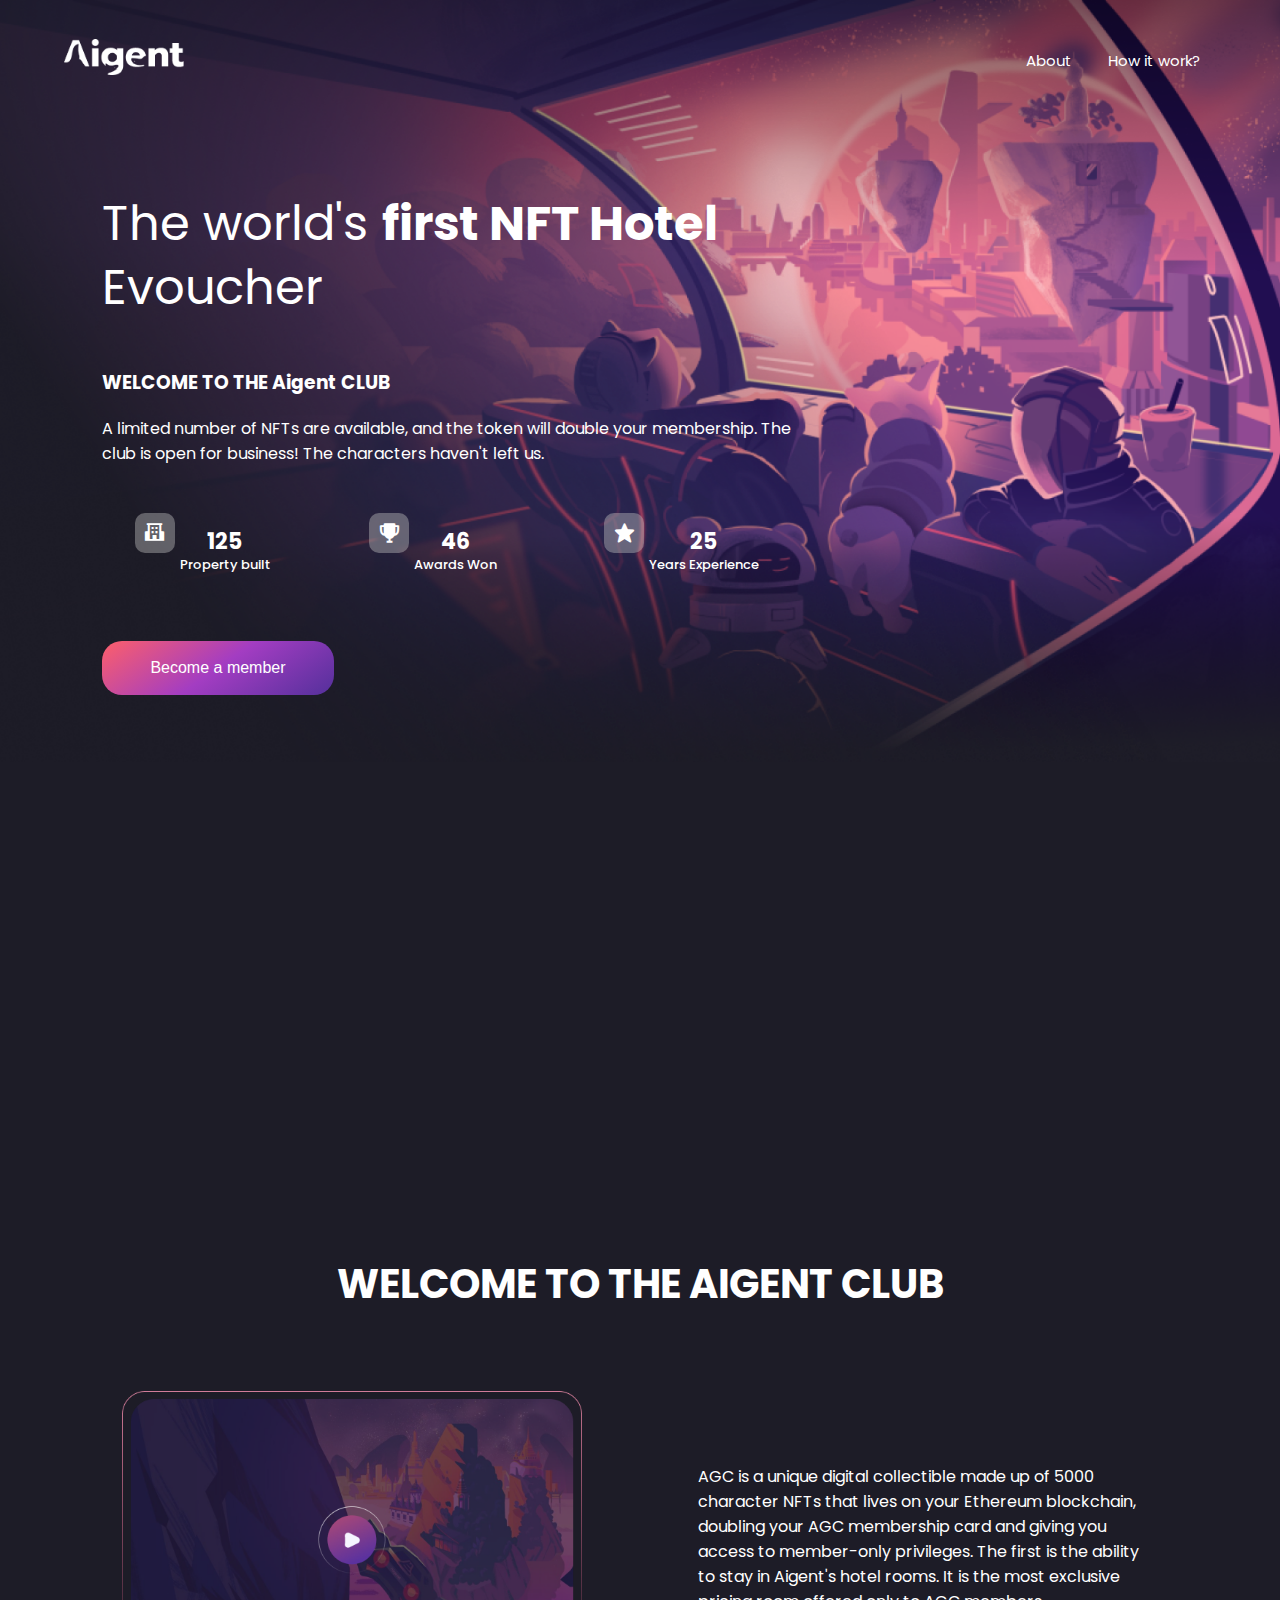
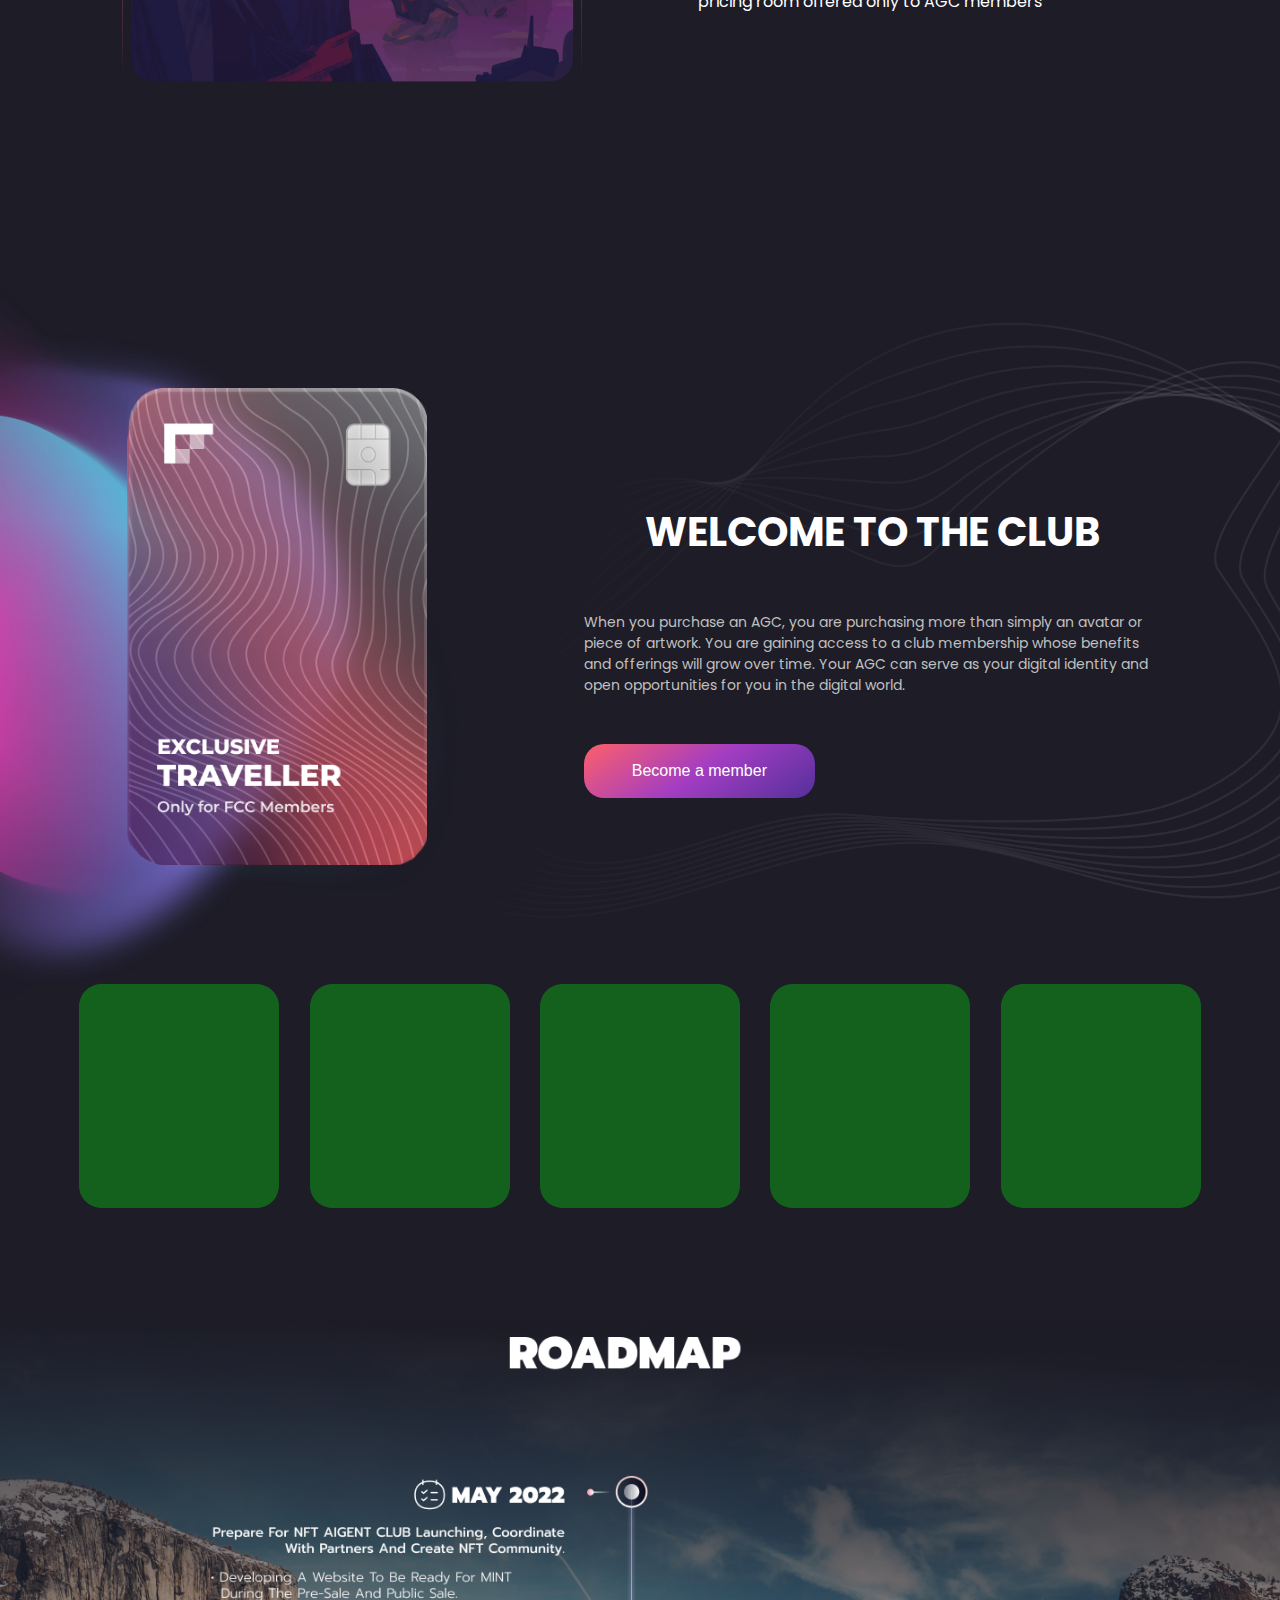
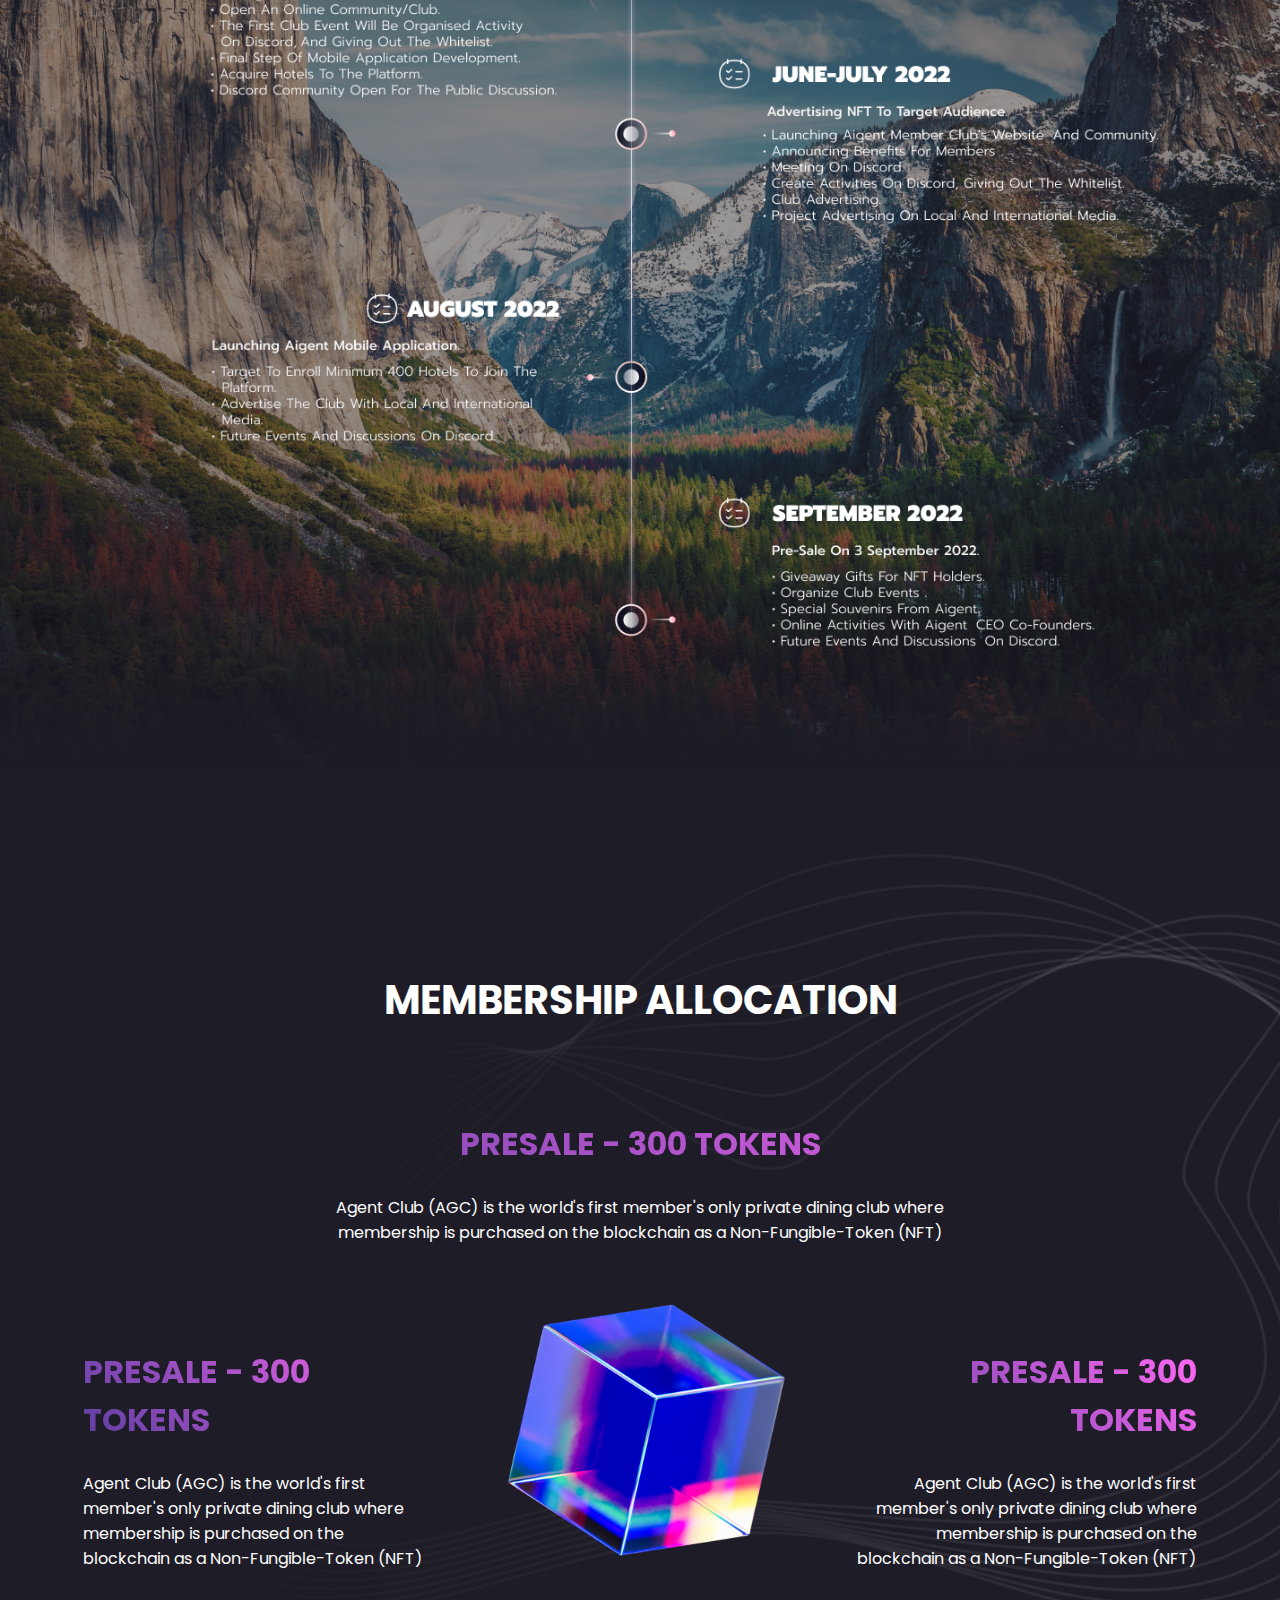
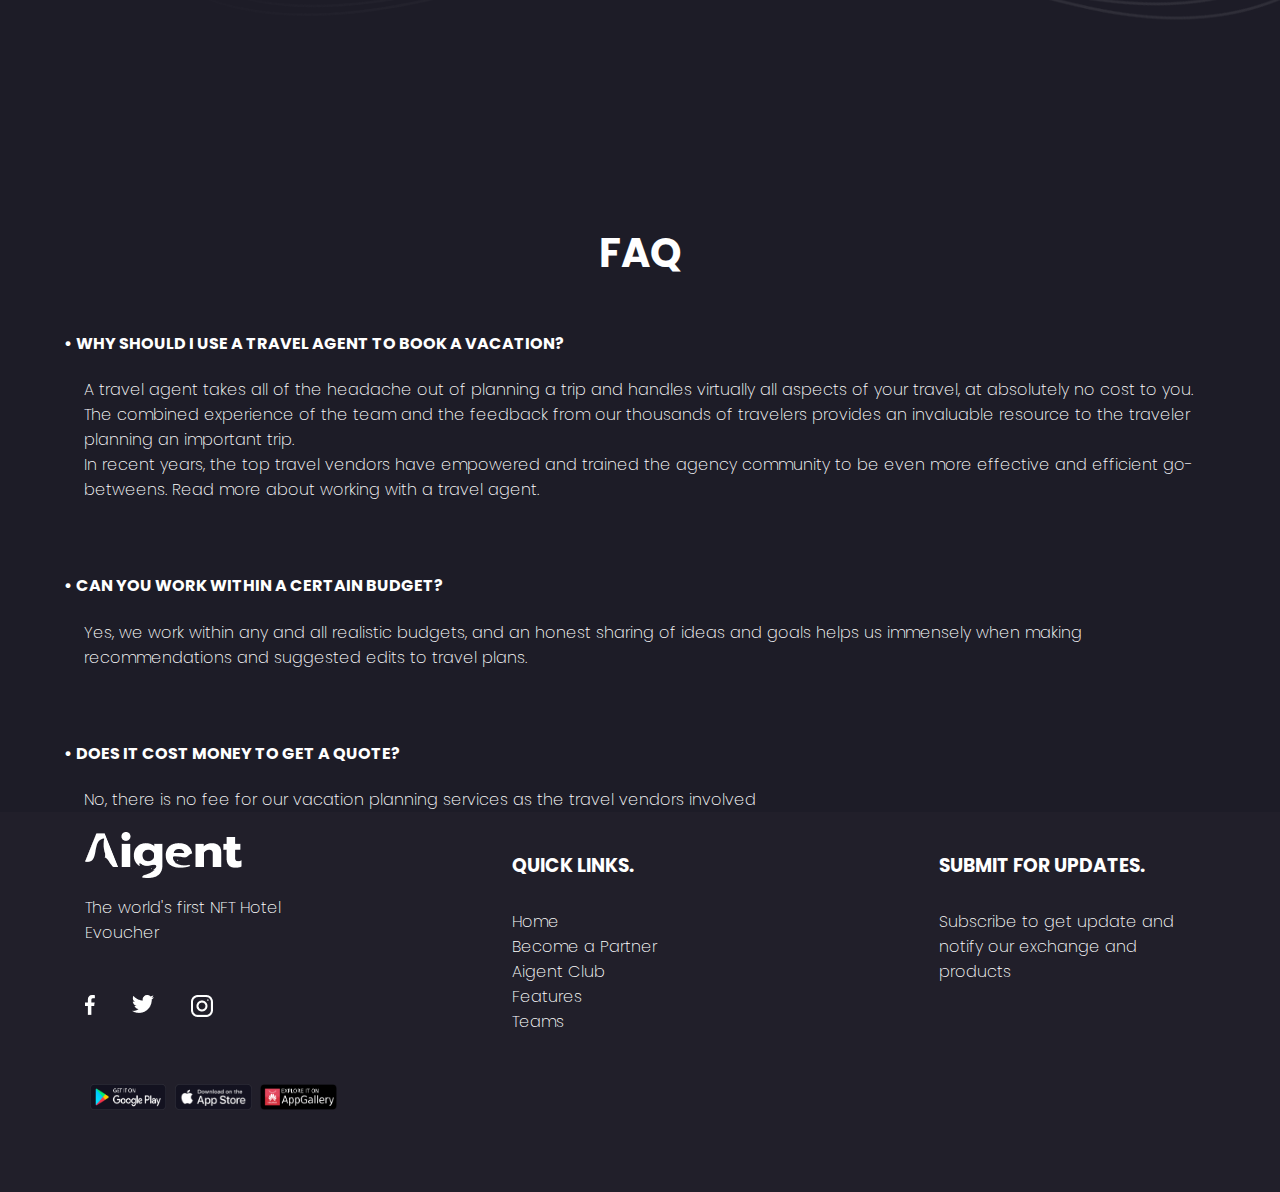
<file: become.html>
<!DOCTYPE html>

<html lang="en">

<head>
    <meta charset="UTF-8">
    <meta http-equiv="X-UA-Compatible" content="IE=edge">
    <meta name="viewport" content="width=device-width, initial-scale=1.0">
    <link href='https://unpkg.com/boxicons@2.1.2/css/boxicons.min.css' rel='stylesheet'>
    <link rel="icon" href="image/favicon.png">


    <link rel="stylesheet" href="css/style.css">
    <title>Aigent</title>
</head>

<body>

    <nav>
        <div class="navbar-container">
            <div class="logo">
                <a href="index.html"><img src="image/Group.png" width="120px"></a>
            </div>
            <div class="menu-list">
                <ul>
                    <li>
                        <a href="">About</a>
                    </li>
                    <li>
                        <a href="">How it work?</a>
                    </li>
                </ul>
            </div>
        </div>
    </nav>

    <main id="main">

        <div class="main-section">
            <div class="main-header">
                <p>The world's <span>first NFT Hotel</span> Evoucher</p>
                <h3>WELCOME TO THE Aigent CLUB</h3>
                A limited number of NFTs are available, and the token will double your membership. The club is open for business! The characters haven't left us.
                <div class="icon-box-container">
                    <div class="box-icon">
                        <i class='bx bxs-school'></i>
                        <h1>125 <br><span>Property built</span></h1>
                    </div>
                    <div class="box-icon">
                        <i class='bx bxs-trophy'></i>
                        <h1>46 <br><span>Awards Won</span></h1>
                    </div>
                    <div class="box-icon">
                        <i class='bx bxs-star'></i>
                        <h1>25<br> <span>Years Experience</span></h1>
                    </div>
                </div>
                <div class="btns">
                    <button onclick="signup()" class="linear-btn">Become a member</button>
                </div>

            </div>

            <img src="image/Rectangle 1034.png" class="linear">
            <img src="image/Rectangle 11.png" class="main-img-background">
        </div>

        <div class="about-section">

            <div class="about-content">
                <div class="text-header">
                    <h1>WELCOME TO THE Aigent CLUB</h1>
                </div>
                <div class="about-descriptions">
                    <img src="image/Group 513020.png" class="aigent-video">
                    <div class="txt-list">
                        AGC is a unique digital collectible made up of 5000 character NFTs that lives on your Ethereum blockchain, doubling your AGC membership card and giving you access to member-only privileges. The first is the ability to stay in Aigent's hotel rooms. It
                        is the most exclusive pricing room offered only to AGC members

                    </div>
                </div>
            </div>
        </div>

        <div class="aigent-club">
            <div cla ss="club-img">
                <img src="image/Group 47330 (3).png" class="card" width="300px">
            </div>

            <div class="aigent-club-descript">
                <div class="text-header" style="text-align: left;">
                    <h1>WELCOME TO THE CLUB</h1>
                </div>
                <p>When you purchase an AGC, you are purchasing more than simply an avatar or piece of artwork. You are gaining access to a club membership whose benefits and offerings will grow over time. Your AGC can serve as your digital identity and
                    open opportunities for you in the digital world.
                </p>
                <div class="btns">
                    <button onclick="signup()" class="linear-btn">Become a member</button>
                </div>

            </div>
            <img src="image/Group 47329.png" class="circle-linear">
            <img src="image/Group 512929.png" class="liquid-shape">
            <div class="image-group">
                <img src="image/Rectangle 1057.png">
                <img src="image/Rectangle 1058.png">
                <img src="image/Rectangle 1059.png">
                <img src="image/Rectangle 1060.png">
                <img src="image/Rectangle 1061.png">
            </div>
        </div>
        <div class="road_map">
            <img src="image/Group 513410.png" alt="">
        </div>
        <div class="membership">
            <img src="image/Group-512929-2.png" class="ship" alt="">
            <h1 style="width: 100%;">MEMBERSHIP ALLOCATION</h1>
            <div class="in-member">
                <h2 style="margin-top: 350px;">PRESALE - 300 TOKENS</h2>
                <div class="txt">
                    Agent Club (AGC) is the world's first member's only private dining club where membership is purchased on the blockchain as a Non-Fungible-Token (NFT)
                </div>
            </div>
            <div class="in-member2">

                <div class="in-member-token">
                    <div class="ctop">
                        <h2>PRESALE - 300 TOKENS</h2>
                        <div class="txt2">
                            Agent Club (AGC) is the world's first member's only private dining club where membership is purchased on the blockchain as a Non-Fungible-Token (NFT)
                        </div>
                    </div>

                </div>
                <div class="in-member-token fixx2">
                    <div class="imgs">
                        <img src="image/1.png" class="fixx" alt="">
                    </div>

                </div>

                <div class="in-member-token">
                    <div class="ctop">
                        <h2 class="h2-text">PRESALE - 300 TOKENS</h2>
                        <div class="txt3">
                            Agent Club (AGC) is the world's first member's only private dining club where membership is purchased on the blockchain as a Non-Fungible-Token (NFT)
                        </div>
                    </div>

                </div>

            </div>
        </div>

        <div class="faq">
            <h1 style="width: 100%;">FAQ</h1>
            <div class="faq-txt">
                <h4> • WHY SHOULD I USE A TRAVEL AGENT TO BOOK A VACATION?</h4>
                <div class="faq-in-txt"> A travel agent takes all of the headache out of planning a trip and handles virtually all aspects of your travel, at absolutely no cost to you. The combined experience of the team and the feedback from our thousands of travelers provides
                    an invaluable resource to the traveler planning an important trip.
                    <br> In recent years, the top travel vendors have empowered and trained the agency community to be even more effective and efficient go-betweens. Read more about working with a travel agent.</div>
                <br><br>
                <h4> • CAN YOU WORK WITHIN A CERTAIN BUDGET?</h4>
                <div class="faq-in-txt"> Yes, we work within any and all realistic budgets, and an honest sharing of ideas and goals helps us immensely when making recommendations and suggested edits to travel plans.</div>
                <br><br>
                <h4> • DOES IT COST MONEY TO GET A QUOTE?</h4>
                <div class="faq-in-txt"> No, there is no fee for our vacation planning services as the travel vendors involved</div>
            </div>
        </div>



    </main>

    <footer>
        <div class="footer">
            <img src="image/Group.png" class="footer-logo" alt="">
            <div class="footer-txt">
                The world's first NFT Hotel Evoucher
                <div class="footer-img">
                    <a class="pointer" href="https://www.facebook.com/Aigent.corp"><img src="image/001-facebook.png" alt=""></a>
                    <a class="pointer" href="https://twitter.com/Aigent_corp"><img src="image/003-twitter.png" alt=""></a>
                    <a class="pointer" href="https://www.instagram.com/aigentcorporation/"><img src="image/004-instagram.png" alt=""></a>
                </div>
            </div>
            <div class="download">
                <div class="d-img">
                    <img src="image/app-googleplay.png" alt="">
                    <img src="image/app-appstore.png" alt="">
                    <img src="image/app-appgallery.png" alt="">
                </div>

            </div>

        </div>
        <div class="footer">
            <h3>QUICK LINKS.</h3>
            <div class="footer-txt">
                <a href="https://app.aigentcorporation.com/signup">Home</a><br>
                <a href="https://app.aigentcorporation.com/signup">Become a Partner</a><br>
                <a href="https://app.aigentcorporation.com/signup">Aigent Club</a><br>
                <a href="https://app.aigentcorporation.com/signup">Features</a><br>
                <a href="https://app.aigentcorporation.com/signup">Teams</a><br>
            </div>

        </div>
        <div class="footer">
            <h3>SUBMIT FOR UPDATES.</h3>
            <div class="footer-txt">
                Subscribe to get update and notify our exchange and products
            </div>

        </div>
    </footer>

</body>

</html>


<script src="js/script.js"></script>
</file>
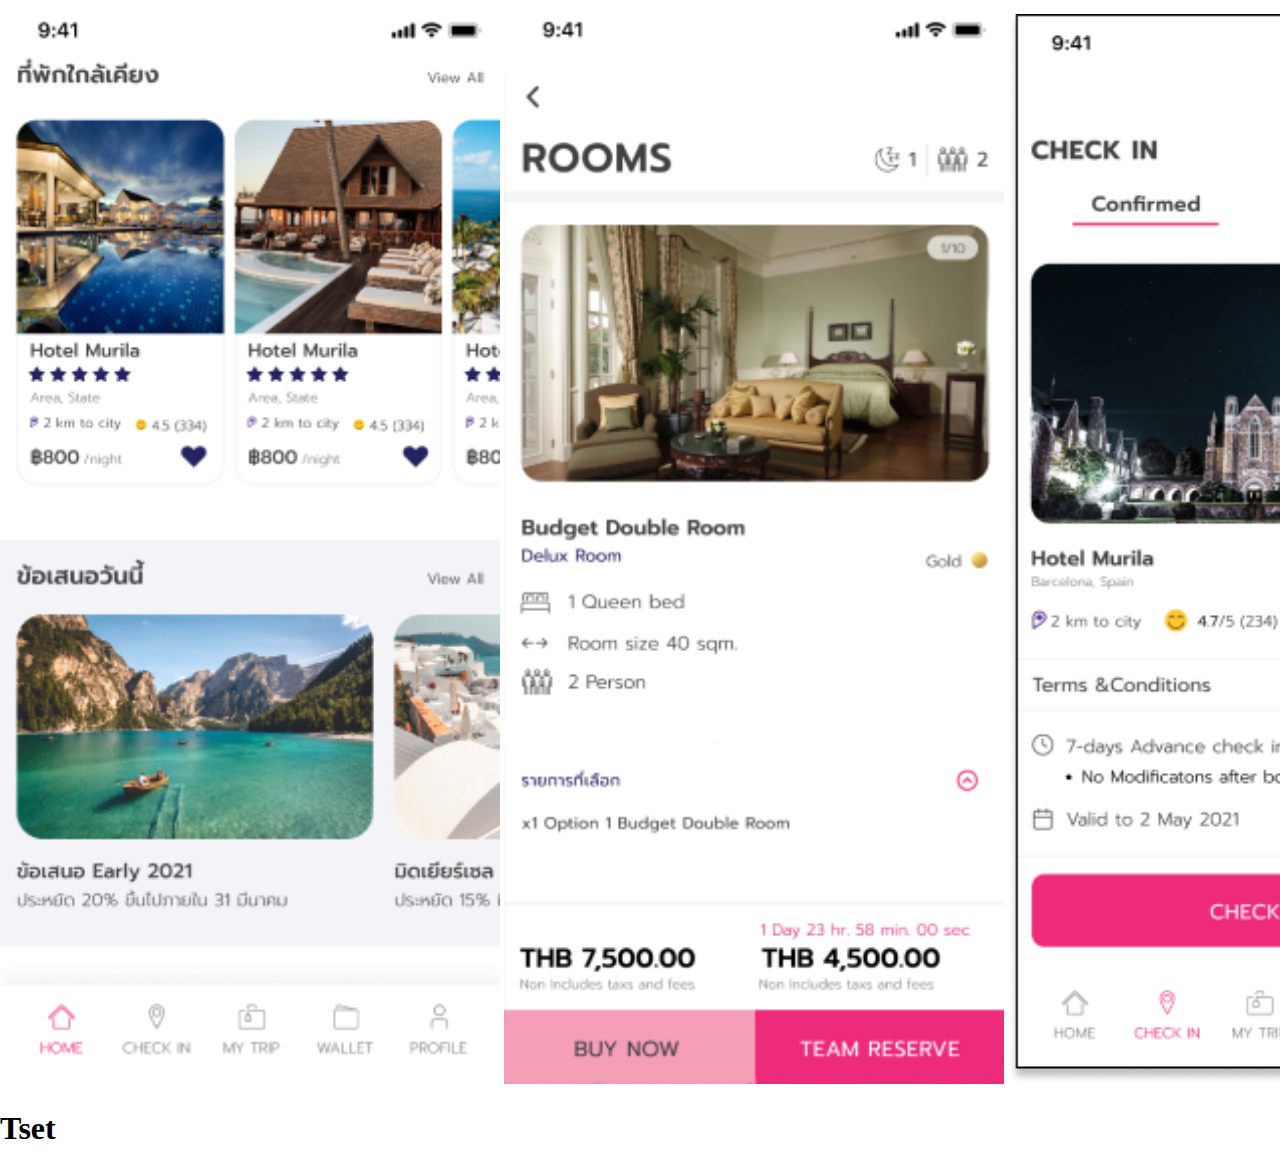
<file: test.html>
<!DOCTYPE html>
<html lang="en">

<head>
    <meta charset="UTF-8">
    <meta http-equiv="X-UA-Compatible" content="IE=edge">
    <meta name="viewport" content="width=device-width, initial-scale=1.0">
    <link rel="stylesheet" href="css/test.css">
    <title>Document</title>
</head>

<body>

    <div class="phone">
        <div class="phone-img">
            <img src="image/phone-1.png" alt="">
            <img src="image/phone-2.png" alt="">
            <img src="image/phone-3.png" alt="">
            <img src="image/phone-4.png" alt="">
            <img src="image/phone-5.png" alt="">
        </div>
    </div>
    <h1>Tset</h1>
</body>

</html>
</file>
<file: css/welcome-style.css>
@import url('https://fonts.googleapis.com/css2?family=Poppins:ital,wght@0,100;0,200;0,300;0,400;0,600;0,800;1,100;1,200;1,300;1,400;1,600;1,700;1,800;1,900&family=Varela+Round&display=swap');
:root {
    --main-font: 'Poppins', sans-serif;
    --main-color: #1D1C27;
    --icon-box-color: #ffffff33;
    --head-text-color: #fff;
    --subtext-color: #C0C0C0;
}

body {
    font-family: var(--main-font);
    background: var(--main-color);
    margin: 0;
    padding: 0;
}

a {
    text-decoration: none;
}

nav {
    width: 100%;
    position: absolute;
    display: flex;
    justify-content: space-between;
    padding-top: 50px;
    padding-bottom: 50px;
}

.logo {
    margin-left: 100px;
    width: 150px;
}

.icon-social-img {
    margin: 0 5px 0 5px;
}

.icon-social {
    margin-right: 100px;
    display: flex;
    align-items: center;
}

.container {
    width: 100%;
}

.contain-bg {
    width: 100%;
    height: 1600px;
    background-color: #1d1c2773;
}

.contain {
    width: 100%;
}

.diss-flex {
    display: flex;
    flex-wrap: wrap;
}

.welcome-img-bg-1 {
    width: 100%;
    position: sticky;
    z-index: -1;
    top: 0;
}

.open {
    width: 300px;
    background: linear-gradient(145deg, #fd5f6934, #a33dc234, #54309b36);
    padding: 1px 0 1px 80px;
    color: white;
    border-radius: 0 20px 20px 0;
}

.open h2 {
    background: -webkit-linear-gradient(0, #FD5F6A, #A33DC2, #54309B);
    -webkit-background-clip: text;
    -webkit-text-fill-color: transparent;
}

.who-in-txt {
    background: -webkit-linear-gradient(0, #FD5F6A, #A33DC2, #54309B);
    -webkit-background-clip: text;
    -webkit-text-fill-color: transparent;
}

.con-absolute {
    position: absolute;
    top: 180px;
}

.welcome {
    margin: 40px 0 20px;
    color: white;
    font-size: 50px;
    padding-left: 80px;
}

.wel-txt {
    padding-left: 80px;
    color: white;
    font-weight: 300;
}

.wel-button {
    margin-top: 50px;
    padding-left: 80px;
}

.wel-btn1 {
    border: 0;
    cursor: pointer;
}

.big-btn {
    width: 200px;
    height: 200px;
}

.linear-btn {
    padding: 18px 3rem;
    border-radius: 020px;
    color: white;
    font-size: 16px;
    background: linear-gradient(145deg, #FD5F6A, #A33DC2, #54309B);
    transition: all 0.3s;
}

.linear-btn:hover {
    transition: all 0.3s;
    box-shadow: 0 0 10px 1px #de72ff;
}

.wel-btn2 {
    background-color: transparent;
    cursor: pointer;
    outline: none;
    color: white;
    font-size: 16px;
    padding: 18px 3rem;
    border-radius: 20px;
    border: 1px solid white;
    margin-left: 30px;
    transition: all 0.3s;
}

.wel-btn2:hover {
    transition: all 0.3s;
    box-shadow: 0 0 10px 1px #ffffff;
}

.web30 {
    position: relative;
    top: 300px;
    width: 100%;
    display: flex;
    flex-wrap: wrap;
}

h1 {
    color: white;
    font-size: 2.5rem;
    text-align: center;
    width: 100%;
}

.wel-txt2 {
    color: white;
    padding-bottom: 100px;
}

.ship {
    position: absolute;
    width: 100%;
    z-index: -1;
}

.who {
    padding-top: 100px;
    padding-bottom: 100px;
}

.who-txt {
    color: white;
    width: 80%;
    margin: auto;
    text-align: center;
    margin-bottom: 100px;
    display: flex;
    flex-wrap: wrap;
    justify-content: space-around;
}

.who-txt div {
    margin: 30px 50px;
    align-items: center;
    display: flex;
    justify-content: space-around;
}

.who-in-txt {
    background: -webkit-linear-gradient(0, #FD5F6A, #A33DC2, #8e56ff);
    -webkit-background-clip: text;
    -webkit-text-fill-color: transparent;
    font-size: 19px;
}

.condition {
    margin-bottom: 300px;
    margin-top: 230px;
}

.condition-head {
    margin: 40px 0 20px;
    color: white;
    font-size: 50px;
    padding-left: 80px;
}

.condition-bg {
    width: 100%;
    position: absolute;
    z-index: -1;
}

.condition-txt {
    margin-left: 80px;
    color: white;
    font-weight: 200;
    font-size: 15px;
    margin-bottom: 80px;
}

.condition-txt span {
    font-weight: 500;
    font-size: 18px;
}

.condition-btn {
    margin-left: 80px;
}

.con-btn {
    border: 0;
    width: 250px;
    cursor: pointer;
}

.phone {
    display: flex;
    width: 90%;
    margin: 50px auto 0;
    align-items: center;
    justify-content: space-between;
    flex-wrap: wrap;
}

.phone-txt {
    color: white;
    font-weight: 100;
    font-size: 13px;
    text-align: center;
    height: 100px;
    margin: 70px auto 0;
}

.phone-img {
    display: flex;
    flex-wrap: wrap;
    align-items: center;
    justify-content: space-between;
    width: 200px;
    margin-bottom: 150px;
    margin: auto;
}

.phone-img img {
    margin: auto;
    width: 100%;
    filter: blur(2px);
    opacity: 0.7;
    cursor: pointer;
    transition: all 0.30s;
}

.phone-img img:hover {
    filter: blur(0);
    opacity: 1;
}

.phone h1 {
    font-size: 60px;
    letter-spacing: 10px;
    background: -webkit-linear-gradient(-90deg, #FD5F6A, #461e94);
    -webkit-background-clip: text;
    -webkit-text-fill-color: transparent;
    line-height: 1;
}

.join-txt {
    color: white;
    width: 100%;
    text-align: center;
    font-weight: 200;
}

.join-btn {
    width: 100%;
    text-align: center;
    margin: 80px 0;
}

footer {
    width: 100%;
    height: 380px;
    display: flex;
    justify-content: space-around;
    background-color: #211f2a;
    color: white;
}

.footer {
    width: 20%;
    margin-top: 20px;
    height: 350px;
}

.footer a {
    color: white;
    font-weight: 200;
    margin: 10px 0;
}

.footer-txt {
    font-weight: 200;
}

.in-email {
    width: 91%;
    height: 55px;
    background-color: #1D1C27;
    border-radius: 50px;
    border: 1px solid transparent;
    margin: 20px 0;
    color: white;
    padding-left: 20px;
}

.btn {
    margin: -100px;
    width: 90px;
    height: 40px;
    border-radius: 20px;
    border: none;
    background: linear-gradient(145deg, #FD5F6A, #A33DC2, #54309B);
    font-weight: 700;
    color: white;
}

.footer-txt {
    padding: 10px 0;
}

.footer-img {
    margin: 40px 0;
    width: 50%;
    display: flex;
    justify-content: space-between;
}

.btn-email {
    display: none;
}

.pointer {
    cursor: pointer;
}

.join {
    position: sticky;
    margin-top: -20%;
    margin-bottom: 150px;
    top: 80%;
    display: flex;
    float: right;
    z-index: 2;
}

.btn-discord {
    width: 200px;
    transition: all 0.3s;
    cursor: pointer;
    padding: 18px 3rem;
    border: 1px solid white;
    border-radius: 20px;
    display: flex;
    justify-content: space-around;
    color: white;
    backdrop-filter: blur(1px);
    margin-right: 5%;
}

.diss-none {
    display: none;
}

.btn-discord:hover {
    transition: all 0.3s;
    box-shadow: 0 0 10px 1px #ffffff;
}

.img-disc-btn {
    width: 20px;
}

.opa0 {
    font-size: 3rem;
    margin: 0;
    color: rgba(255, 255, 255, 0);
    -webkit-text-stroke-width: 1px;
    -webkit-text-stroke-color: rgb(255, 255, 255);
}

.web30 h1 {
    line-height: 30px;
}

.download img {
    width: 30%;
}

.d-img {
    width: 100%;
    margin: auto;
    display: flex;
    justify-content: space-around;
}

.icon-btn {
    width: 40px;
    height: 40px;
    background-color: rgba(255, 255, 255, 0.137);
    border: none;
    cursor: pointer;
    margin: 0 5px;
    border-radius: 10px;
    backdrop-filter: blur(2px);
}

@media only screen and (max-width:1360px) {
    .d-img {
        width: auto;
    }
}

@media only screen and (max-width: 1080px) {
    .image-group {
        flex-wrap: wrap;
    }
    .image-group img {
        width: 150px;
        border-radius: 10px;
        margin: 20px;
    }
    .aigent-video {
        width: 100%;
        margin: auto;
    }
}

@media only screen and (max-width: 1000px) {
    .in-member-token {
        width: 30%;
        display: flex;
    }
    .in-member-token,
    .txt {
        font-size: 14px;
    }
    h1 {
        font-size: 2rem;
    }
    h2,
    .membership h2 {
        font-size: 1.5rem;
    }
    .email {
        display: none;
    }
    .icon-social {
        display: none;
    }
}

@media only screen and (max-width: 772px) {
    .aigent-club-descript p {
        text-align: center;
    }
    .btns {
        width: 100%;
        text-align: center;
    }
    .club-img {
        width: 100%;
    }
    .card {
        margin: auto;
    }
    .nav {
        display: flex;
        width: 100%;
    }
    .logo {
        margin: auto;
        width: 120px;
    }
    .open {
        padding-left: 0;
        display: flex;
    }
    .open h2 {
        margin-left: auto;
        margin-right: auto;
    }
    .join {
        margin-top: 150px;
    }
    .btn-discord {
        width: auto;
        border-radius: 10px;
        padding: 13px;
        margin-right: 10px;
    }
    .btn-discord-txt {
        display: none;
    }
    .diss-none {
        display: flex;
        margin-top: 20px;
        width: auto;
    }
}

@media only screen and (max-width: 655px) {
    .btn-email {
        display: block;
    }
    .in-member-token,
    .txt {
        font-size: 10px;
    }
    h1 {
        font-size: 1.5rem;
    }
    h2,
    .membership h2 {
        font-size: 1rem;
    }
    .main-header {
        width: 95%;
        padding: 9rem 0;
        margin: auto;
    }
    .icon-box-container {
        margin: auto;
        display: flex;
        flex-wrap: wrap;
        align-items: center;
    }
    .icon-box-container .box-icon {
        display: flex;
        align-items: center;
        margin: auto;
    }
    .aigent-club-descript {
        width: 95%;
    }
    .text-header h1 {
        font-size: 1.5rem;
        width: 95%;
        margin: auto;
    }
    .txt-list {
        width: 95%;
    }
    .faq-in-txt {
        font-size: 14px;
    }
    .footer {
        font-size: 13px;
        width: 30%;
        margin-top: 20px;
        height: 350px;
    }
    .footer a {
        color: white;
        font-weight: 200;
        margin: 10px 0;
    }
    .footer-logo {
        margin-top: 12px;
        width: 100%;
    }
    .footer-img {
        margin: 20px 0;
        width: auto;
    }
    footer {
        flex-wrap: wrap;
    }
    .btn-email {
        width: 100%;
    }
    .wel-button {
        padding: 0;
        width: 100%;
        display: flex;
        flex-wrap: wrap;
        justify-content: space-around;
    }
    .wel-btn1 {
        width: 250px;
        margin: 20px auto;
    }
    .wel-btn2 {
        width: 250px;
        margin: 20px auto;
    }
    .join {
        display: flex;
    }
    .welcome {
        padding: 0;
        text-align: center;
    }
    .wel-txt {
        padding: 0;
        text-align: center;
    }
    .wel-txt2 {
        text-align: center;
    }
    .condition-head {
        padding: 10px;
        text-align: center;
    }
    .condition-txt {
        text-align: center;
        margin: 10px;
    }
    .condition-btn {
        width: 100%;
        margin: 0;
        display: flex;
    }
    .con-btn {
        margin: auto;
    }
    .condition {
        margin: 0;
    }
}

@media only screen and (max-width: 560px) {
    .icon-box-container {
        width: 100%;
        padding: 2rem 0rem;
        display: flex;
        justify-content: space-between;
    }
    .phone-img img {
        margin: auto;
        width: 100%;
        filter: blur(0);
        opacity: 1;
        cursor: pointer;
        transition: all 0.30s;
    }
    .download {
        width: 90%;
        position: absolute;
        display: flex;
        justify-content: space-around;
        align-items: center;
        left: 50%;
        transform: translateX(-50%);
    }
    .download img {
        width: 30%;
    }
    .d-img {
        display: flex;
        flex-wrap: wrap;
        width: 100%;
        justify-content: space-around;
    }
}

@media only screen and (max-width: 468px) {
    .phone-img {
        margin: auto;
    }
}

@media only screen and (max-width: 380px) {
    .open {
        width: 100%;
        padding: auto;
    }
}
</file>
<file: css/index.css>
@import url('https://fonts.googleapis.com/css2?family=Poppins:ital,wght@0,100;0,200;0,300;0,400;0,600;0,800;1,100;1,200;1,300;1,400;1,600;1,700;1,800;1,900&family=Varela+Round&display=swap');
@import url('https://fonts.googleapis.com/css2?family=Prompt:wght@100;200;300;400;500;600;700;800;900&display=swap');
:root {
    --main-font: 'Poppins', Prompt;
    --main-color: #1D1C27;
    --icon-box-color: #ffffff33;
    --head-text-color: #fff;
    --subtext-color: #C0C0C0;
}

* {
    font-family: var(--main-font);
}

body {
    background: var(--main-color);
    margin: 0;
    padding-top: env(safe-area-inset-top);
    padding-left: env(safe-area-inset-left);
    padding-right: env(safe-area-inset-right);
    padding-bottom: env(safe-area-inset-bottom);
}

a {
    text-decoration: none;
}

.navs {
    width: 100%;
    position: absolute;
    display: flex;
    justify-content: space-between;
    padding-top: 50px;
    padding-bottom: 50px;
}

.logo {
    margin-left: 100px;
    width: 150px;
}

.icon-social-img {
    margin: 0 5px 0 5px;
}

.icon-social {
    margin-right: 100px;
    display: flex;
    align-items: center;
    color: white;
}

.menu-icon {
    position: absolute;
    right: 10px;
    display: none;
    cursor: pointer;
    z-index: 10;
    color: transparent;
}

.menu-icon img {
    width: 40px;
}

nav i {
    color: transparent;
    cursor: auto;
}

.menu-drop {
    display: flex;
    width: 100%;
    padding: 20px;
    color: white;
}

.lang a {
    margin: 0 15px;
}

.menubar a {
    color: white;
}

.container {
    width: 100%;
}

.contain-bg {
    width: 100%;
    height: 1600px;
    background-color: #1d1c2773;
}

.btn-line img {
    width: 20px;
}

.contain {
    width: 100%;
}

.diss-flex {
    display: flex;
    flex-wrap: wrap;
}

.welcome-img-bg-1 {
    width: 100%;
    position: sticky;
    z-index: -1;
    top: 0;
}

.open {
    width: 30%;
    background: linear-gradient(145deg, #fd5f6934, #a33dc234, #54309b36);
    padding: 1px 0 1px 80px;
    color: white;
    border-radius: 0 20px 20px 0;
}

.open h2 {
    background: -webkit-linear-gradient(0, #FD5F6A, #A33DC2, #54309B);
    -webkit-background-clip: text;
    -webkit-text-fill-color: transparent;
}

.who-in-txt {
    width: 100%;
    color: white;
    display: flex;
    justify-content: left;
}

.who-txt-2 {
    margin: 30px 10px;
    background: -webkit-linear-gradient(0, #FD5F6A, #A33DC2, #54309B);
    -webkit-background-clip: text;
    -webkit-text-fill-color: transparent;
}

.who-list {
    width: 50%;
    margin: auto;
    text-align: left;
}

.menubar {
    display: none;
}

.x {
    position: absolute;
    right: 10px;
    cursor: pointer;
}

.con-absolute {
    position: absolute;
    top: 180px;
}

.welcome {
    margin: 40px 0 20px;
    color: white;
    font-size: 50px;
    padding-left: 80px;
}

.wel-txt {
    padding-left: 80px;
    color: white;
    font-weight: 300;
}

.wel-button {
    margin-top: 50px;
    padding-left: 80px;
}

.wel-btn1 {
    border: 0;
    cursor: pointer;
}

.social-dropp {
    display: flex;
    justify-content: space-around;
}

.big-btn {
    width: 200px;
    height: 200px;
}

.videos {
    position: fixed;
    width: 100%;
    height: 100%;
    background-color: rgba(0, 0, 0, 0.466);
    backdrop-filter: blur(4px);
    z-index: 10;
    display: none;
    color: white;
    font-size: 25px;
    font-weight: bold;
}

.videos iframe {
    width: 90%;
    height: 90%;
    margin: auto;
}

.linear-btn {
    padding: 18px 3rem;
    border-radius: 020px;
    color: white;
    font-size: 16px;
    background: linear-gradient(145deg, #FD5F6A, #A33DC2, #54309B);
    transition: all 0.3s;
}

.linear-btn:hover {
    transition: all 0.3s;
    box-shadow: 0 0 10px 1px #de72ff;
}

.wel-btn2 {
    background-color: transparent;
    cursor: pointer;
    outline: none;
    color: white;
    font-size: 16px;
    padding: 18px 3rem;
    border-radius: 20px;
    border: 1px solid white;
    margin-left: 30px;
    transition: all 0.3s;
}

.wel-btn2:hover {
    transition: all 0.3s;
    box-shadow: 0 0 10px 1px #ffffff;
}

.web30 {
    display: flex;
    position: relative;
    top: 400px;
    width: 100%;
    align-items: center;
    text-align: center;
}

h1 {
    color: white;
    font-size: 2.5rem;
    text-align: center;
    width: 100%;
}

.wel-txt2 {
    color: white;
    padding-bottom: 100px;
}

.ship {
    position: absolute;
    width: 100%;
    z-index: -1;
}

.who {
    padding-top: 150px;
    padding-bottom: 100px;
}

.who-txt {
    color: white;
    width: 80%;
    margin: auto;
    margin-bottom: 100px;
    display: flex;
    flex-wrap: wrap;
    justify-content: space-around;
    text-align: center;
}

.who-txt div {
    align-items: center;
}

.footer-logo {
    margin: auto;
}

.condition {
    margin-bottom: 300px;
    margin-top: 230px;
}

.condition-head {
    margin: 40px 0 20px;
    color: white;
    font-size: 50px;
    padding-left: 80px;
}

.condition-bg {
    width: 100%;
    position: absolute;
    z-index: -1;
}

.condition-txt {
    margin-left: 80px;
    color: white;
    font-weight: 200;
    margin-bottom: 80px;
}

.condition-txt span {
    font-weight: 500;
}

.condition-btn {
    margin-left: 80px;
}

.con-btn {
    border: 0;
    width: 250px;
    cursor: pointer;
}

.phone {
    display: flex;
    width: 90%;
    margin: 50px auto 0;
    align-items: center;
    justify-content: space-between;
    flex-wrap: wrap;
}

.phone-txt {
    color: white;
    font-weight: 100;
    font-size: 13px;
    text-align: center;
    height: 100px;
    margin: 70px auto 0;
}

.ml-20 {
    text-align: center;
}

.phone-img {
    display: flex;
    flex-wrap: wrap;
    align-items: center;
    justify-content: space-between;
    width: 200px;
    margin-bottom: 150px;
    margin: auto;
}

.phone-img img {
    margin: auto;
    width: 100%;
    filter: blur(2px);
    opacity: 0.7;
    cursor: pointer;
    transition: all 0.30s;
}

.phone-img img:hover {
    filter: blur(0);
    opacity: 1;
}

.phone-out-image {
    width: 100%;
    display: flex;
    justify-content: space-around;
}

.join_to_free h1 {
    font-size: 60px;
    background: -webkit-linear-gradient(-90deg, #FD5F6A, #461e94);
    -webkit-background-clip: text;
    -webkit-text-fill-color: transparent;
    line-height: 1;
}

.join-txt {
    color: white;
    width: 100%;
    text-align: center;
    font-weight: 200;
}

.join-btn {
    width: 100%;
    text-align: center;
    margin: 80px 0;
}

footer {
    width: 100%;
    background-color: #211f2a;
    color: white;
}

.in-footer {
    width: 100%;
    display: flex;
    justify-content: space-around;
}

.footer-txt {
    font-size: 1rem;
    color: #c0c0c06b;
    font-weight: 200;
    padding: 10px 0;
}

.footer-txt a {
    color: white;
}

.footer {
    width: 20%;
    margin-top: 20px;
    height: 350px;
}

.footer a {
    color: white;
    font-weight: 200;
    margin: 10px 0;
}

.in-email {
    width: 91%;
    height: 55px;
    background-color: #1D1C27;
    border-radius: 50px;
    border: 1px solid transparent;
    margin: 20px 0;
    color: white;
    padding-left: 20px;
}

.btn {
    margin: -100px;
    width: 90px;
    height: 40px;
    border-radius: 20px;
    border: none;
    background: linear-gradient(145deg, #FD5F6A, #A33DC2, #54309B);
    font-weight: 700;
    color: white;
}

.footer-img {
    margin: 40px 0;
    width: 100%;
    display: flex;
    justify-content: space-between;
}

.btn-email {
    display: none;
}

.pointer {
    cursor: pointer;
}

.join {
    position: sticky;
    margin-top: -20%;
    margin-bottom: 150px;
    top: 80%;
    display: flex;
    float: right;
    z-index: 2;
}

.join2 {
    position: fixed;
    top: 80%;
    right: 100px;
    z-index: 2;
}

.btn-discord {
    width: 200px;
    transition: all 0.3s;
    cursor: pointer;
    padding: 18px 3rem;
    border: 1px solid white;
    border-radius: 20px;
    display: flex;
    justify-content: space-around;
    color: white;
    backdrop-filter: blur(2px);
    background-color: rgba(255, 255, 255, 0.103);
    margin-right: 5%;
}

.btn-discord:hover {
    transition: all 0.3s;
    box-shadow: 0 0 10px 1px #ffffff;
}

.img-disc-btn {
    width: 20px;
}

.opa0 {
    font-size: 3rem;
    margin: 0;
    color: rgba(255, 255, 255, 0);
    -webkit-text-stroke-width: 1px;
    -webkit-text-stroke-color: rgb(255, 255, 255);
}

.web30 h1 {
    line-height: 30px;
}

.download img {
    width: 50%;
    margin: 20px 50px;
}

.d-img {
    width: 100%;
    margin: auto;
    display: flex;
    flex-wrap: wrap;
    justify-content: space-around;
}

.icon-btn {
    width: 45px;
    height: 45px;
    display: flex;
    align-items: center;
    justify-content: center;
    background-color: rgba(255, 255, 255, 0.137);
    border: none;
    cursor: pointer;
    margin: 0 5px;
    border-radius: 10px;
    backdrop-filter: blur(2px);
    transition: all 0.3s;
}

.icon-social a {
    color: white;
    margin: 0 20px;
    cursor: pointer;
}

.top-link {
    width: auto;
    margin: 0 20px;
    display: flex;
}

.icon-btn:hover {
    box-shadow: 0 0 10px 1px #ffffff;
}

.join_to_free {
    width: 100%;
    display: flex;
    flex-wrap: wrap;
    margin-top: 200px;
}

.join_to_free h1 {
    font-size: 2rem;
}

.phone-img {
    margin-left: 10px;
    margin-right: 10px;
}

.dissplay {
    display: flex;
    width: 100%;
    flex-wrap: wrap;
    z-index: 5;
}

.con-open {
    width: 100%;
}

.in-web-30 {
    margin: auto;
}

.download h3 {
    text-align: center;
}

@media only screen and (min-width: 1600px) {
    body {
        font-size: 20px;
    }
}

@media only screen and (max-width: 1600px) {
    body {
        font-size: 16px;
    }
}

@media only screen and (max-width:1360px) {
    .d-img {
        width: auto;
    }
}

@media only screen and (max-width:1150px) {
    .phone-out-image {
        width: 1200px;
        display: flex;
        justify-content: space-around;
    }
    .phone {
        overflow: scroll;
    }
}

@media only screen and (max-width: 1080px) {
    .image-group {
        flex-wrap: wrap;
    }
    .image-group img {
        width: 150px;
        border-radius: 10px;
        margin: 20px;
    }
    .aigent-video {
        width: 100%;
        margin: auto;
    }
    .download img {
        width: 90%;
    }
}

@media only screen and (max-width: 1000px) {
    .in-member-token {
        width: 30%;
        display: flex;
    }
    .in-member-token,
    .txt {
        font-size: 14px;
    }
    h1 {
        font-size: 2rem;
    }
    h2,
    .membership h2 {
        font-size: 1.5rem;
    }
    .email {
        display: none;
    }
    .icon-social {
        display: none;
    }
    .who-in-txt {
        margin: auto;
    }
    .menu-icon {
        font-size: 2rem;
        color: white;
    }
    .menubar {
        width: 100%;
        position: absolute;
        background-color: #2c2c2c;
        display: none;
        flex-wrap: wrap;
        z-index: 4;
    }
}

@media only screen and (max-width: 880px) {
    .btn-discord-txt {
        display: none;
    }
    .btn-discord {
        width: auto;
        border-radius: 10px;
        padding: 13px;
        margin-right: 10px;
    }
    .join2 {
        right: 20px;
    }
}

@media only screen and (max-width: 840px) {
    .open {
        width: 50%;
    }
}

@media only screen and (max-width: 772px) {
    .aigent-club-descript p {
        text-align: center;
    }
    .btns {
        width: 100%;
        text-align: center;
    }
    .club-img {
        width: 100%;
    }
    .card {
        margin: auto;
    }
    .nav {
        display: flex;
        width: 100%;
    }
    .nav a {
        margin: auto;
    }
    .logo {
        width: 120px;
        margin: auto;
    }
    .open {
        padding-left: 2rem;
        display: flex;
    }
    .join {
        margin-top: 150px;
    }
    .diss-none {
        display: flex;
        margin-top: 20px;
        width: auto;
    }
    .diss-on {
        display: none;
    }
    .welcome-img-bg-1 {
        object-fit: cover;
        height: 700px;
    }
    .condition-bg {
        object-fit: cover;
        height: 500px;
    }
    .con-absolute {
        position: absolute;
        top: 180px;
        overflow: scroll;
    }
    .con-absolute::-webkit-scrollbar {
        display: none;
    }
    .dissplay {
        width: 200%;
    }
    .con-open {
        width: 50%;
    }
    .web30 {
        width: 50%;
        top: 0;
    }
    .contain-bg {
        height: 700px;
    }
    .menu-icon {
        display: block;
    }
    .videos iframe {
        height: 300px;
    }
}

@media only screen and (min-width: 655px) {
    .wel-txt {
        font-size: 19px;
    }
}

@media only screen and (max-width: 655px) {
    .btn-email {
        display: block;
    }
    .in-member-token,
    .txt {
        font-size: 10px;
    }
    h1 {
        font-size: 1.5rem;
    }
    h2,
    .membership h2 {
        font-size: 1rem;
    }
    .main-header {
        width: 95%;
        padding: 9rem 0;
        margin: auto;
    }
    .icon-box-container {
        margin: auto;
        display: flex;
        flex-wrap: wrap;
        align-items: center;
    }
    .icon-box-container .box-icon {
        display: flex;
        align-items: center;
        margin: auto;
    }
    .aigent-club-descript {
        width: 95%;
    }
    .text-header h1 {
        font-size: 1.5rem;
        width: 95%;
        margin: auto;
    }
    .txt-list {
        width: 95%;
    }
    .faq-in-txt {
        font-size: 14px;
    }
    .footer {
        font-size: 13px;
        width: 30%;
        margin-top: 20px;
        height: 350px;
    }
    .footer a {
        color: white;
        font-weight: 200;
        margin: 10px 0;
    }
    .footer-logo {
        margin-top: 12px;
        width: auto;
    }
    .footer-img {
        margin: 20px 0;
    }
    footer {
        flex-wrap: wrap;
        text-align: start;
    }
    .btn-email {
        width: 100%;
    }
    .wel-button {
        padding: 0;
        width: 100%;
        display: flex;
        flex-wrap: wrap;
        justify-content: space-around;
    }
    .wel-btn1 {
        width: 250px;
        margin: 20px auto;
    }
    .wel-btn2 {
        margin: 20px auto;
    }
    .join {
        display: flex;
    }
    .welcome {
        padding: 0;
        text-align: center;
    }
    .wel-txt {
        padding: 0;
        text-align: center;
    }
    .wel-txt2 {
        text-align: center;
    }
    .condition-head {
        padding: 10px;
        text-align: center;
        font-size: 2rem;
    }
    .condition-txt {
        text-align: center;
        margin: 10px;
        font-size: 0.9rem;
    }
    .condition-btn {
        width: 100%;
        margin: 6rem 0;
        display: flex;
    }
    .con-btn {
        margin: auto;
    }
    .condition {
        margin: 0;
    }
    .who-list {
        width: 100%;
    }
    .ml-20 {
        width: 90%;
        margin: auto;
    }
}

@media only screen and (max-width: 600px) {
    .in-footer {
        width: 90%;
        flex-wrap: wrap;
        text-align: left;
        margin-left: 20px;
    }
    .footer {
        width: 100%;
        height: auto;
    }
    .download img {
        width: 50%;
    }
    .footer-txt {
        text-align: start;
        font-size: 1rem;
    }
    .download h3 {
        text-align: start;
        font-size: 2rem;
    }
    .footer h3 {
        font-size: 2rem;
    }
}

@media only screen and (max-width: 560px) {
    .icon-box-container {
        width: 100%;
        padding: 2rem 0rem;
        display: flex;
        justify-content: space-between;
    }
    .phone-img img {
        margin: auto;
        width: 100%;
        filter: blur(0);
        opacity: 1;
        cursor: pointer;
        transition: all 0.30s;
    }
    .d-img {
        display: block;
    }
    .download img {
        margin: 15px auto;
    }
    .footer-img {
        width: 50%;
    }
}

@media only screen and (max-width: 380px) {
    .open {
        width: 100%;
        padding: auto;
    }
}
</file>
<file: css/index-th.css>
@media only screen and (max-width: 655px) {
    .wel-btn2 {
        width: 250px;
    }
}
</file>
<file: css/style.css>
@import url('https://fonts.googleapis.com/css2?family=Poppins:ital,wght@0,100;0,200;0,300;0,400;0,600;0,800;1,100;1,200;1,300;1,400;1,600;1,700;1,800;1,900&family=Varela+Round&display=swap');
:root {
    --main-font: 'Poppins', sans-serif;
    --main-color: #1D1C27;
    --icon-box-color: #ffffff33;
    --head-text-color: #fff;
    --subtext-color: #C0C0C0;
}

body {
    font-family: var(--main-font);
    background: var(--main-color);
    margin: 0;
    padding: 0;
}

a {
    text-decoration: none;
}

ul li {
    list-style: none;
}

.navbar-container {
    position: absolute;
    width: 100%;
    align-items: center;
    display: flex;
    justify-content: space-between;
    padding: 2rem 0;
    z-index: 999;
    top: 0;
}

.navbar-container .logo {
    display: flex;
    justify-content: center;
    align-items: center;
    padding: 0 5%;
    position: relative;
}

.navbar-container .menu-list {
    padding: 0 5%;
    align-items: center;
    text-align: center;
    position: relative;
}

.menu-list ul li {
    display: inline-block;
    margin: 0 1rem;
}

.menu-list ul li a {
    color: #fff;
    font-size: 15px;
    font: 500;
}

.navbar-container .menu-list2 {
    padding: 0 10%;
    align-items: center;
    text-align: center;
    position: relative;
}

.menu-list2 ul li {
    display: inline-block;
    margin: 0 0.1rem;
}

.menu-list2 ul li a {
    color: #fff;
    font-size: 15px;
    font: 500;
}

.main-section {
    width: 100%;
    position: relative;
}

.main-header {
    width: 55%;
    padding: 9rem 8%;
    color: white;
}

.txt-list {
    color: white;
}

.main-header p {
    color: #fff;
    font-size: 3rem;
    font: 500;
    line-height: 4rem;
}

.main-header p span {
    font-weight: bolder;
}

.main-header p:nth-child(2) {
    font-size: 14px;
    line-height: 1.3rem;
}

.main-img-background {
    width: 100%;
    position: absolute;
    top: 0;
    left: 0;
    z-index: -2;
}

.linear {
    position: absolute;
    top: 0;
    left: 0;
    width: 100%;
    z-index: -1;
}

.icon-box-container {
    width: 100%;
    padding: 2rem 0rem;
    display: flex;
    justify-content: space-around;
}

.icon-box-container .box-icon {
    width: 170px;
    padding: 15px;
    margin: 0 auto;
    display: flex;
    justify-content: left;
    line-height: 1.2rem;
}

.box-icon h1 {
    color: white;
    font-size: 22px;
    font: bolder;
    padding: 5px 5px;
}

.aigent-video {
    width: 40%;
    margin: auto;
}

.box-icon h1 span {
    font-size: 13px;
    font-weight: 500;
}

.box-icon i {
    color: #fff;
    font-size: 23px;
    background: #c0c0c06c;
    border-radius: 10px;
    align-items: center;
    text-align: center;
    width: 40px;
    height: 40px;
    display: flex;
    justify-content: center;
}

.linear-btn {
    padding: 18px 3rem;
    border-radius: 020px;
    color: white;
    font-size: 16px;
    background: linear-gradient(145deg, #FD5F6A, #A33DC2, #54309B);
    transition: all 0.3s;
    outline: none;
    border: none;
    cursor: pointer;
}

.linear-btn:hover {
    transition: all 0.3s;
    box-shadow: 0 0 10px 1px #de72ff;
}

.about-section {
    position: relative;
    width: 100%;
    display: flex;
    justify-content: left;
    flex-wrap: wrap;
    margin-top: 3%;
}

.club-img {
    display: flex;
    width: 45%;
    margin: auto;
}

.text-header {
    align-items: center;
    text-align: center;
    width: 100%;
    margin: 50px 0;
}

.text-header h1 {
    color: white;
    text-transform: uppercase;
    font-size: 2.5rem;
}

.about-content {
    display: flex;
    flex-wrap: wrap;
    width: 100%;
    margin: 300px 0;
}

.pointer {
    cursor: pointer;
}

.about-descriptions {
    display: flex;
    width: 90%;
    margin: auto;
    flex-wrap: wrap;
}

.txt-list {
    width: 40%;
    margin: auto;
}

.descript-box {
    display: flex;
    width: 100%;
    align-items: center;
    margin: 50px 0;
}

.descript-box i {
    padding: 7px 5px;
    color: var(--head-text-color);
}

.descript-box p {
    color: #C0C0C0;
    font-size: 14px;
}

.aigent-club {
    width: 100%;
    display: flex;
    justify-content: space-around;
    position: relative;
    flex-wrap: wrap;
}

.aigent-club-descript {
    width: 45%;
    padding: 0 3%;
    margin-top: 4rem;
}

.aigent-club-descript p {
    color: #C0C0C0;
    font-size: 14px;
    margin-bottom: 3rem;
}

.circle-linear {
    width: 80%;
    position: absolute;
    top: -8rem;
    left: 0;
    z-index: -1;
}

.liquid-shape {
    width: 70%;
    position: absolute;
    top: -12rem;
    right: 0;
    z-index: -2;
    pointer-events: none;
}

.card {
    backdrop-filter: blur(12px);
    margin-left: 15%;
    border-radius: 25px;
    pointer-events: none;
}

.image-group {
    margin: 7rem 0;
    display: flex;
    justify-content: center;
    width: 90%;
    position: relative;
    padding: 0 3rem;
}

.image-group img {
    opacity: 0.3;
    width: 200px;
    margin: 0 auto;
    cursor: pointer;
    transition: all 0.3s;
    border-radius: 22px;
}

.image-group img:hover {
    transform: translateY(-10px);
    box-shadow: 0 20px 20px 1px #de72ff36;
}

.road_map {
    display: flex;
    flex-wrap: wrap;
}

.road_map {
    width: 100%;
    display: flex;
}

.road_map img {
    width: 100%;
}

h1 {
    color: white;
    font-size: 2.5rem;
    text-align: center;
}

.membership h1 {
    position: absolute;
    margin-top: 200px;
}

.ship {
    position: absolute;
    width: 100%;
}

.absolute {
    position: absolute;
}

.in-member {
    position: absolute;
    width: 100%;
    text-align: center;
    color: white;
}

.in-member2 {
    position: relative;
    width: 90%;
    left: 50%;
    transform: translate(-50%, 0);
    color: white;
    margin-top: 500px;
    display: flex;
    justify-content: space-around;
}

.txt {
    width: 50%;
    margin: auto;
}

.txt2 {
    text-align: start;
}

.txt3 {
    text-align: end;
}

.membership h2 {
    font-size: 2rem;
    background: -webkit-linear-gradient(45deg, #5b3ea0, #ff69f3);
    -webkit-background-clip: text;
    -webkit-text-fill-color: transparent;
}

.membership {
    display: flex;
    width: 100%;
}

.in-member-token {
    width: 30%;
    display: flex;
}

.in-member-token img {
    width: 100%;
}

.h2-text {
    text-align: right;
}

.ctop {
    margin: auto;
}

.faq {
    display: flex;
    flex-wrap: wrap;
    color: white;
    width: 90%;
    margin: auto;
}

.faq h1 {
    margin-top: 200px;
}

.faq-in-txt {
    margin-left: 20px;
    font-weight: 200;
}

.download {
    width: 100%;
    display: flex;
}

.download img {
    width: 30%;
}

.d-img {
    width: 100%;
    margin: auto;
    display: flex;
    justify-content: space-around;
}

footer {
    width: 100%;
    height: 380px;
    display: flex;
    justify-content: space-around;
    background-color: #211f2a;
    color: white;
}

.footer {
    width: 20%;
    margin-top: 20px;
    height: 350px;
}

.footer a {
    color: white;
    font-weight: 200;
    margin: 10px 0;
}

.footer-txt {
    font-weight: 200;
}

.in-email {
    outline: none;
    width: 91%;
    height: 55px;
    background-color: #1D1C27;
    border-radius: 50px;
    border: 1px solid transparent;
    margin: 20px 0;
    color: white;
    padding-left: 20px;
}

.btn {
    margin: -100px;
    width: 90px;
    height: 40px;
    border-radius: 20px;
    border: none;
    background: linear-gradient(145deg, #FD5F6A, #A33DC2, #54309B);
    font-weight: 700;
    color: white;
}

.footer-txt {
    padding: 10px 0;
}

.footer-img {
    margin: 40px 0;
    width: 50%;
    display: flex;
    justify-content: space-between;
}

.welcome-img {
    width: 100%;
    position: sticky;
    z-index: -1;
    top: 0;
}

.in-walcome-img {
    height: 2000px;
}

.head {
    position: relative;
    top: 200px;
}

.open {
    width: 300px;
    background: linear-gradient(145deg, #fd5f6934, #a33dc234, #54309b36);
    padding: 1px 0 1px 80px;
    color: white;
    border-radius: 0 20px 20px 0;
}

.open h2 {
    background: -webkit-linear-gradient(0, #FD5F6A, #A33DC2, #54309B);
    -webkit-background-clip: text;
    -webkit-text-fill-color: transparent;
}

.welcome {
    margin: 40px 0 20px;
    color: white;
    font-size: 50px;
    padding-left: 80px;
}

.wel-txt {
    padding-left: 80px;
    color: white;
    font-weight: 300;
}

.wel-button {
    margin-top: 50px;
    padding-left: 80px;
}

.wel-btn1 {
    border: 0;
    cursor: pointer;
}

.big-btn {
    width: 200px;
    height: 200px;
}

.wel-btn2 {
    background-color: transparent;
    cursor: pointer;
    outline: none;
    color: white;
    font-size: 16px;
    padding: 18px 3rem;
    border-radius: 20px;
    border: 1px solid white;
    margin-left: 30px;
    transition: all 0.3s;
}

.wel-btn2:hover {
    transition: all 0.3s;
    box-shadow: 0 0 10px 1px #ffffff;
}

.web30 {
    top: 500px;
    position: relative;
    display: flex;
    flex-wrap: wrap;
}

.wel-txt2 {
    color: white;
    padding-bottom: 100px;
}

.join {
    width: 100%;
    text-align: end;
}

.join img {
    width: 280px;
    padding-right: 30px;
}

.who {
    position: relative;
    top: 700px;
    width: 100%;
}

.who img {
    width: 100%;
}

.fixx2 {
    display: flex;
    align-items: center;
}

.imgs {
    width: 100%;
}

.btn-email {
    display: none;
}

@media only screen and (max-width:1360px) {
    .d-img {
        width: auto;
    }
}

@media only screen and (max-width: 1080px) {
    .image-group {
        flex-wrap: wrap;
    }
    .image-group img {
        width: 150px;
        border-radius: 10px;
        margin: 20px;
    }
    .aigent-video {
        width: 100%;
        margin: auto;
    }
}

@media only screen and (max-width: 1000px) {
    .in-member-token {
        width: 30%;
        display: flex;
    }
    .in-member-token,
    .txt {
        font-size: 14px;
    }
    h1 {
        font-size: 2rem;
    }
    h2,
    .membership h2 {
        font-size: 1.5rem;
    }
}

@media only screen and (max-width: 772px) {
    .aigent-club-descript p {
        text-align: center;
    }
    .btns {
        width: 100%;
        text-align: center;
    }
    .club-img {
        width: 100%;
    }
    .card {
        margin: auto;
    }
}

@media only screen and (max-width: 655px) {
    .in-member-token,
    .txt {
        font-size: 10px;
    }
    h1 {
        font-size: 1.5rem;
    }
    h2,
    .membership h2 {
        font-size: 1rem;
    }
    .main-header {
        width: 95%;
        padding: 9rem 0;
        margin: auto;
    }
    .icon-box-container {
        margin: auto;
        display: flex;
        flex-wrap: wrap;
        align-items: center;
    }
    .icon-box-container .box-icon {
        display: flex;
        align-items: center;
        margin: auto;
    }
    .aigent-club-descript {
        width: 95%;
    }
    .text-header h1 {
        font-size: 1.5rem;
        width: 95%;
        margin: auto;
    }
    .txt-list {
        width: 95%;
    }
    .faq-in-txt {
        font-size: 14px;
    }
    .footer {
        font-size: 13px;
        width: 30%;
        margin-top: 20px;
        height: 350px;
    }
    .footer a {
        color: white;
        font-weight: 200;
        margin: 10px 0;
    }
    .footer-logo {
        margin-top: 12px;
        width: 100%;
    }
    .footer-img {
        margin: 20px 0;
        width: auto;
    }
    footer {
        flex-wrap: wrap;
    }
    .btn-email {
        width: 100%;
    }
    .email {
        display: none;
    }
}

@media only screen and (max-width: 560px) {
    .linear-btn {
        padding: 15px 1.5rem;
        border-radius: 020px;
        color: white;
        font-size: 11px;
        background: linear-gradient(145deg, #FD5F6A, #A33DC2, #54309B);
        transition: all 0.3s;
    }
    .icon-box-container {
        width: 100%;
        padding: 2rem 0rem;
        display: flex;
        justify-content: space-between;
    }
    .about-content {
        margin: 0;
    }
    .download {
        width: 90%;
        position: absolute;
        display: flex;
        justify-content: space-around;
        align-items: center;
        left: 50%;
        transform: translateX(-50%);
    }
    .download img {
        width: 30%;
    }
    .d-img {
        display: flex;
        flex-wrap: wrap;
        width: 100%;
        justify-content: space-around;
    }
}
</file>
<file: css/test.css>
body {
    margin: 0;
}

.phone {
    width: 100%;
    overflow: scroll;
}

.phone-img {
    width: 3000px;
    justify-content: space-around;
}

.phone-img img {
    width: 500px;
}
</file>
